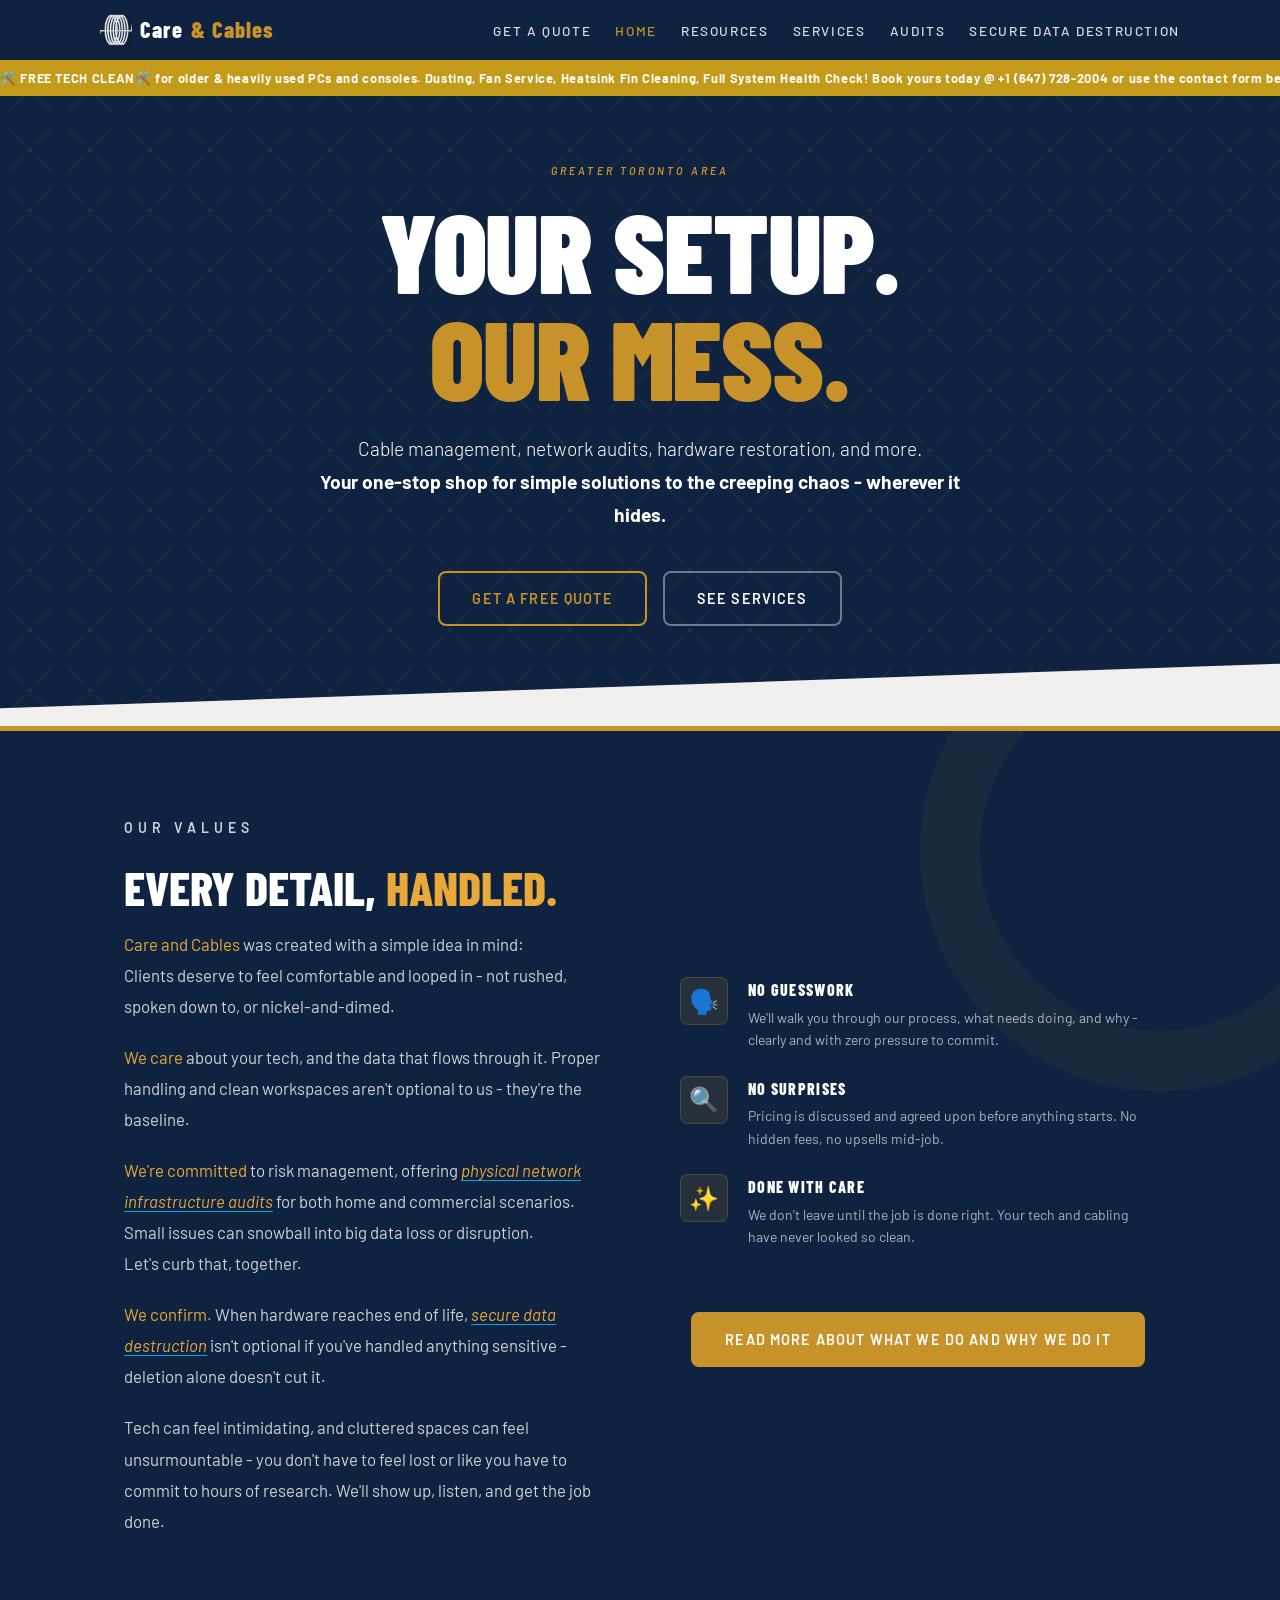
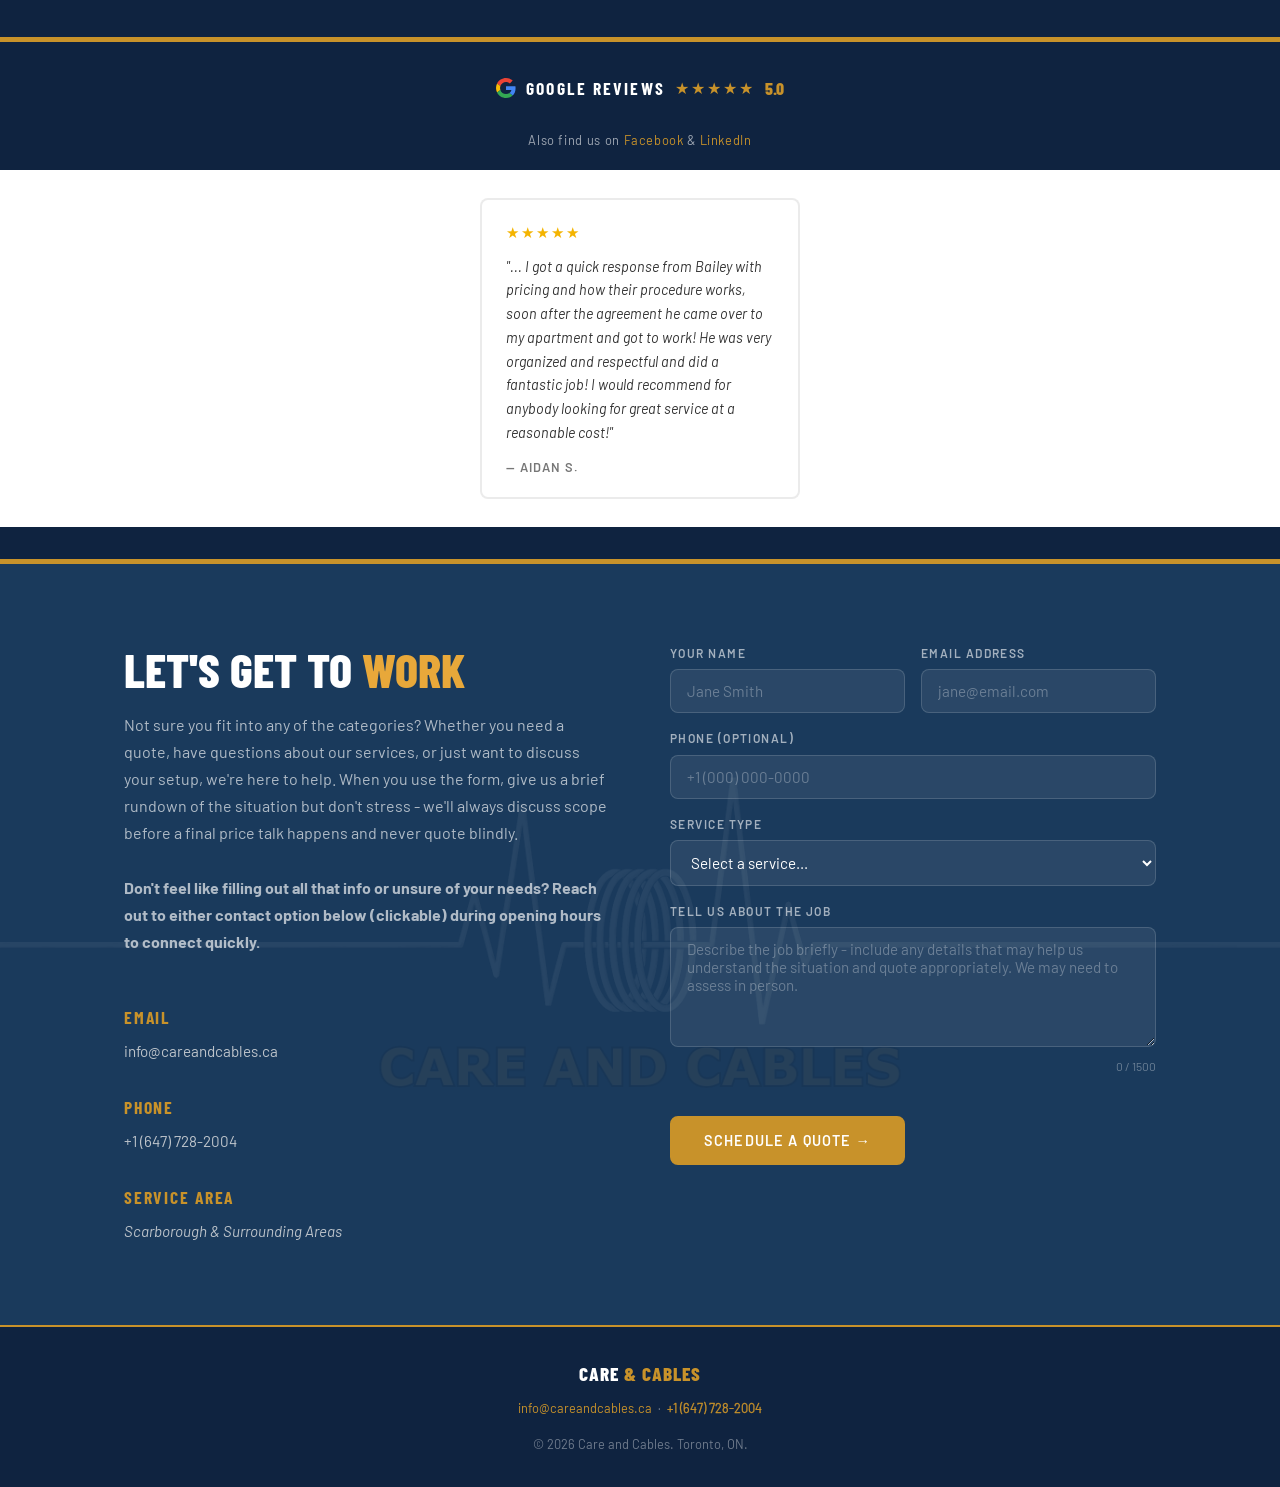
<file: index.html>
<!DOCTYPE html>
<html lang="en">
<head>
<!-- Google tag (gtag.js) -->
<script async src="https://www.googletagmanager.com/gtag/js?id=G-QXGLSR4QGP"></script>
<script>
  window.dataLayer = window.dataLayer || [];
  function gtag(){dataLayer.push(arguments);}
  gtag('js', new Date());
  gtag('config', 'G-QXGLSR4QGP');
</script>

  <script type="application/ld+json">
{
  "@context": "https://schema.org",
  "@type": "LocalBusiness",
  "name": "Care and Cables",
  "image": "https://careandcables.ca/logo_og_ref.png",
  "address": {
    "@type": "PostalAddress",
    "addressLocality": "Scarborough",
    "addressRegion": "ON",
    "addressCountry": "CA"
  },
  "geo": {
    "@type": "GeoCoordinates",
    "latitude": 43.7764,
    "longitude": -79.2317
  },
  "url": "https://careandcables.ca",
  "telephone": "+16477282004",
  "priceRange": "$$",
  "sameAs": "https://share.google/IikKMsL1swSzzTm9P",
  "areaServed": [
    {"@type": "City", "name": "Scarborough", "addressRegion": "ON", "addressCountry": "CA"},
    {"@type": "City", "name": "Toronto", "addressRegion": "ON", "addressCountry": "CA"},
    {"@type": "City", "name": "North York", "addressRegion": "ON", "addressCountry": "CA"},
    {"@type": "City", "name": "Etobicoke", "addressRegion": "ON", "addressCountry": "CA"},
    {"@type": "City", "name": "Mississauga", "addressRegion": "ON", "addressCountry": "CA"},
    {"@type": "City", "name": "Markham", "addressRegion": "ON", "addressCountry": "CA"},
    {"@type": "City", "name": "Pickering", "addressRegion": "ON", "addressCountry": "CA"}
  ]
}
</script>

  <meta charset="UTF-8" />
  <meta name="viewport" content="width=device-width, initial-scale=1.0" />
  <title>Care and Cables | Tech & Network Audits — Scarborough, ON</title>
  <link rel="icon" href="favicon.png" type="image/png">
  <link rel="apple-touch-icon" href="favicon.png">
  <meta name="description" content="Cable management, PC cleaning, network audits, and secure data destruction for homes and businesses in Scarborough and the Greater Toronto Area.">
  <link rel="canonical" href="https://careandcables.ca/">

  <meta property="og:title" content="Care and Cables">
  <meta property="og:description" content="Cable management, PC cleaning, network audits, and secure data destruction for homes and businesses in Scarborough and the Greater Toronto Area."> 
  <meta property="og:image" content="https://careandcables.ca/logo_og_ref.png">
  <meta property="og:url" content="https://careandcables.ca">
  <meta property="og:type" content="website">
  <meta property="og:image:width" content="1200">
  <meta property="og:image:height" content="630">

  <link href="https://fonts.googleapis.com/css2?family=Barlow+Condensed:wght@700;800;900&family=Barlow:wght@300;400;500;600&display=swap" rel="stylesheet" />

  <link rel="stylesheet" href="shared.css" />

  <style>

    /* HERO */

    .hero {
      background: var(--blue-deep);
      padding: 160px 24px 100px;  
      text-align: center;
      position: relative;
      overflow: hidden;
      border-bottom: 5px solid var(--gold);
    }

    /* BG */
    .hero::before {
      content: '';               /* required for ::before/::after to show */
      position: absolute;
      bottom: -40px;
      left: 0;
      right: 0;
      height: 80px;
      background-color: var(--blue-light);
      transform: skewY(-2deg);
      z-index: 1;
    }

    /* HERO BG */
    .hero::after {
      content: '';
      position: absolute;
      inset: 0;
      background-image: url("data:image/svg+xml,%3Csvg xmlns='http://www.w3.org/2000/svg' width='60' height='60'%3E%3Cg transform='rotate(45 30 30)'%3E%3Ccircle cx='30' cy='30' r='2' fill='%23c8922a' opacity='0.12'/%3E%3Cline x1='30' y1='0' x2='30' y2='22' stroke='%23c8922a' stroke-width='1' opacity='0.12'/%3E%3Cline x1='30' y1='38' x2='30' y2='60' stroke='%23c8922a' stroke-width='1' opacity='0.12'/%3E%3Cline x1='0' y1='30' x2='22' y2='30' stroke='%23c8922a' stroke-width='1' opacity='0.12'/%3E%3Cline x1='38' y1='30' x2='60' y2='30' stroke='%23c8922a' stroke-width='1' opacity='0.12'/%3E%3C/g%3E%3C/svg%3E");
      /* Same diamond pattern as services section but in gold at very low opacity
         sits subtly on the dark blue hero without competing with the text */
      pointer-events: none;
    }

    .hero-content {
      position: relative;
      z-index: 1;                
    }

    /* REVIEWS */
    .reviews {
  border-top: 5px solid var(--gold);
  border-bottom: 5px solid var(--gold);
  background: var(--blue-deep);
  padding: 0;
  overflow: hidden;
}

.reviews-inner {
  padding: 32px 0;
}

.reviews-header {
  display: flex;
  align-items: center;
  justify-content: center;
  gap: 10px;
  margin-bottom: 28px;
}

.reviews-google-logo {
  display: flex;
  align-items: center;
}

.reviews-title {
  font-family: var(--font-heading);
  font-size: 1.1rem;
  font-weight: 700;
  text-transform: uppercase;
  letter-spacing: 0.12em;
  color: var(--text-light);
}

.reviews-stars {
  color: var(--gold);
  font-size: 1rem;
  letter-spacing: 2px;
}

.reviews-rating {
  font-family: var(--font-heading);
  font-weight: 800;
  font-size: 1.1rem;
  color: var(--gold);
}

.reviews-track-outer {
  background: #ffffff;
  padding: 28px 0;
}

.reviews-track {
  display: flex;
  gap: 24px;
  overflow-x: auto;
  padding: 0 40px;
  scrollbar-width: none;
  justify-content: center;
}

.reviews-track::-webkit-scrollbar {
  display: none;
}

.review-card {
  background: #ffffff;
  border: 2px solid rgba(0,0,0,0.08);
  border-radius: var(--border-radius);
  padding: 20px 24px;
  min-width: 280px;
  max-width: 320px;
  flex-shrink: 0;
}

.review-stars {
  color: #f4b400;
  font-size: 0.95rem;
  letter-spacing: 2px;
  margin-bottom: 10px;
}

.review-text {
  font-size: 0.9rem;
  color: #333;
  line-height: 1.65;
  margin-bottom: 12px;
  font-style: italic;
}

.review-author {
  font-size: 0.8rem;
  font-weight: 600;
  color: #777;
  text-transform: uppercase;
  letter-spacing: 0.08em;
}

    .hero-eyebrow {
      font-size: 0.8rem;
      font-weight: 600;
      letter-spacing: 0.25em;
      text-transform: uppercase;
      color: var(--gold);
      margin-bottom: 16px;
    }

    .hero h1 {
      font-family: var(--font-heading);
      font-size: clamp(3.5rem, 10vw, 7rem); 
      font-weight: 900;
      line-height: 0.95;
      color: var(--text-light);
      letter-spacing: -0.01em;
      text-transform: uppercase;
      margin-bottom: 24px;
    }

    /* TITLE ACCENT */
    .hero h1 em {
      font-style: normal;
      color: var(--gold);
    }

    .hero-tagline {
      font-size: clamp(1rem, 2.5vw, 1.2rem);
      color: rgba(255,255,255,0.7);
      max-width: 680px;
      margin: 0 auto 40px;
      font-weight: 300;
      line-height: 1.7;
    }

    .hero-actions {
      display: flex;
      gap: 16px;
      justify-content: center;
      flex-wrap: wrap;           /* MOBILE WRAP */
    }

    /* SECTION OVERRIDES (index-specific sizes) */

    .section-title {
      font-size: clamp(2rem, 5vw, 3rem);
      margin-bottom: 16px;
    }

    .section-desc {
      max-width: 780px;
    }

	/* SHOWCASE */

	.showcase {
  	  background-color: var(--blue-light);
	  border-top: 10px solid var(--gold);
	  border-bottom: 10px solid var(--gold);
  	  padding: 80px 320px;
  	  min-height: 400px;

	}

	.showcase img {
  	  width: 300px;
  	  height: 300px;
  	  object-fit: cover;
  	  border-radius: var(--border-radius);
	  display: block;
	  margin: 0 auto;

	}

	
    	/* CONTACT SECTION */

    .contact {
      background: var(--blue-mid);
      position: relative;
      overflow: hidden;
    }

    .contact-bg {
      pointer-events: none;
      position: absolute;
      top: 50%;
      left: 50%;
      transform: translate(-50%, -50%);
      width: 100%;
      opacity: 0.06;
      z-index: 0;
    }

    .contact-grid {
      
      display: grid;
      grid-template-columns: 1fr 1fr;
      gap: 60px;
      position: relative;
      z-index: 1;
      align-items: start;
    }

    .contact-info h3 {
      font-family: var(--font-heading);
      font-size: 1.1rem;
      font-weight: 700;
      text-transform: uppercase;
      letter-spacing: 0.1em;
      color: var(--gold);
      margin-bottom: 8px;
      margin-top: 28px;
      transition: text-shadow 0.2s ease;
    }

    .contact-info h3:hover {
      text-shadow: 0 0 16px rgba(200,146,42,0.65);
    }

    .contact-info p:not(.section-desc), .contact-info a {
      color: var(--gold-glow);
      font-size: 0.95rem;
      text-decoration: none;
      line-height: 1.7;
      display: block;
      transition: text-shadow 0.2s ease, color 0.2s ease;
    }

    .contact-info p:not(.section-desc):hover, .contact-info a:hover {
      color: var(--gold);
      text-shadow: 0 0 16px rgba(255,255,255,0.3);
    }

    .section-desc.light {
      color: rgba(255,255,255,0.65);
    }

    .contact-info h3:first-of-type {
      margin-top: 0;
    }

	/* FORM STYLES */

    .contact-form {
      display: flex;
      flex-direction: column;    
      gap: 16px;
    }

    .form-row {
      display: grid;
      grid-template-columns: 1fr 1fr;
      gap: 16px;
    }

    .form-group {
      display: flex;
      flex-direction: column;
      gap: 6px;
    }

    label {
      font-size: 0.75rem;
      font-weight: 600;
      letter-spacing: 0.12em;
      text-transform: uppercase;
      color: rgba(255,255,255,0.6);
    }

    input, select, textarea {
      background: rgba(255,255,255,0.07);
      border: 1px solid rgba(255,255,255,0.15);
      border-radius: var(--border-radius);
      padding: 12px 16px;
      color: var(--text-light);
      font-family: var(--font-body);
      font-size: 0.95rem;
      outline: none;
      transition: border-color 0.2s, background 0.2s;
      width: 100%;
    }

    input::placeholder, textarea::placeholder {
      color: rgba(255,255,255,0.3);
    }

    /* The blue glow when a field is active/focused */
    input:focus, select:focus, textarea:focus {
      border-color: var(--gold);
      background: rgba(255,255,255,0.1);
      box-shadow: 0 0 0 3px rgba(200,146,42,0.15);
    }

    select option {
      background: var(--blue-mid);
      color: var(--text-light);
    }

    textarea {
      resize: vertical;          
      min-height: 120px;
    }

    .form-submit {
      padding-top: 8px;
    }

	/* VALUES SECTION */

    .values {
      background: var(--blue-deep);
      position: relative;
      overflow: hidden;
    }

	/* DECORATION */

    .values::before {
      content: '';
      position: absolute;
      right: -120px;
      top: -120px;
      width: 480px;
      height: 480px;
      border-radius: 50%;           /* 50% = CIRCLE */
      border: 60px solid rgba(200,146,42,0.06);
      pointer-events: none;
    }

    .values-grid {
      display: grid;
      grid-template-columns: 1fr 1fr;
      gap: 80px;
      align-items: start;
      position: relative;
      z-index: 1;                   
    }

    .values-text p {
      color: rgba(240,240,240,0.85);
      font-size: 1.05rem;
      line-height: 1.85;
      margin-bottom: 20px;
    }

    .valuest-text p:last-child {
      margin-bottom: 0;
    }

    .values-pillars {
      display: flex;
      flex-direction: column;
      gap: 24px;
      padding-top: 166px;
    }

    .pillar {
      display: flex;
      gap: 20px;
      align-items: flex-start;
    }

    .pillar-icon {
      font-size: 1.5rem;
      width: 48px;
      height: 48px;
      background: rgba(200,146,42,0.12);
      border: 1px solid rgba(200,146,42,0.25);
      border-radius: var(--border-radius);
      display: flex;
      align-items: center;
      justify-content: center;
      flex-shrink: 0;              /* PREVENTS SQUISHING */
    }

    .pillar-text h4 {
      font-family: var(--font-heading);
      font-size: 1rem;
      font-weight: 800;
      text-transform: uppercase;
      letter-spacing: 0.08em;
      color: var(--text-light);
      margin-bottom: 4px;
    }

    .pillar-text p {
      font-size: 0.875rem;
      color: rgba(240,240,240,0.70);
      line-height: 1.6;
    }

    /* SERVICE AREA BADGE */
    .area-badge {
      display: inline-flex;
      align-items: center;
      gap: 8px;
      background: rgba(200,146,42,0.12);
      border: 1px solid rgba(200,146,42,0.3);
      border-radius: 100px;        /* ACHIEVES PILL */
      padding: 8px 18px;
      font-size: 0.82rem;
      font-weight: 600;
      letter-spacing: 0.08em;
      text-transform: uppercase;
      color: var(--gold);
      margin-bottom: 28px;
    }

    @media (max-width: 768px) {
      .values-grid {
        grid-template-columns: 1fr;
        gap: 48px;
      }

      .reviews-track {
        justify-content: flex-start;
      }

      .review-card {
        min-width: 260px;
        max-width: 80vw;
      }
    }

	/* BOOK THIS BUTTON */

    .btn-book {
      display: inline-block;
      margin-top: 20px;
      padding: 9px 20px;
      background: transparent;
      border: 1.5px solid var(--gold);
      border-radius: var(--border-radius);
      color: var(--gold);
      font-family: var(--font-body);
      font-size: 0.8rem;
      font-weight: 600;
      letter-spacing: 0.08em;
      text-transform: uppercase;
      cursor: pointer;
      transition: all 0.2s ease;
      text-decoration: none;
    }

    .btn-book:hover {
      background: var(--gold);
      color: var(--text-light);
      transform: translateY(-2px);
      box-shadow: 0 4px 16px rgba(200,146,42,0.3);
    }

    .btn-outline-gold {
      background: transparent;
      color: var(--gold);
      border-color: var(--gold);
    }

    .btn-outline-gold:hover {
      background: var(--gold);
      color: var(--text-light);
      border-color: var(--gold);
      transform: translateY(-2px);
      box-shadow: 0 8px 24px rgba(200,146,42,0.35);
    }

    /* HERO ANIMATIONS */

    .hero-eyebrow { animation: fadeUp 0.6s ease both; animation-delay: 0.1s; }
    .hero h1      { animation: fadeUp 0.6s ease both; animation-delay: 0.25s; }
    .hero-tagline { animation: fadeUp 0.6s ease both; animation-delay: 0.4s; }
    .hero-actions { animation: fadeUp 0.6s ease both; animation-delay: 0.55s; }

    .eyebrow-break { display: none; }

    @media (max-width: 820px) {
      .eyebrow-sep-first { display: none; }
      .eyebrow-break { display: block; }
      .hero-eyebrow { line-height: 2; }

      .hero-tagline {
        max-width: 300px;
        font-size: 0.95rem;
      }

      .contact-grid {
        grid-template-columns: 1fr;
        gap: 40px;
      }

      .values-grid {
        grid-template-columns: 1fr;
        gap: 40px;
      }

      .values-pillars {
        padding-top: 0;
      }

      .form-row {
        grid-template-columns: 1fr;
      }
    }
  </style>
</head>
<body>

       <!-- NAV JUMP LINKS -->

  <nav aria-label="Main navigation">
    <div class="nav-inner">
      <a href="index.html" class="nav-logo">
  <img src="favicon_noBG.webp" alt="Care and Cables logo" class="nav-logo-img">
  Care <span>& Cables</span>
</a>
      <ul class="nav-links">
	      <li><a href="#contact">Get a Quote</a></li>
        <li><a href="index.html" class="active">Home</a></li>
        <li><a href="resources.html">Resources</a></li>
        <li><a href="services.html">Services</a></li>
	      <li><a href="audits.html">Audits</a></li>
	      <li><a href="securedatadestruction.html">Secure Data Destruction</a></li>
      </ul>
      <button class="burger" id="burger" aria-label="Toggle menu">
      <span></span>
      <span></span>
      <span></span>
     </button>
    </div>
  </nav>

<div class="mobile-menu" id="mobile-menu">
  <a href="index.html#contact" class="mobile-nav-link">Get a Quote</a>
  <a href="index.html" class="mobile-nav-link active">Home</a>
  <a href="resources.html" class="mobile-nav-link">Resources</a>
  <a href="services.html" class="mobile-nav-link">Services</a>
  <a href="audits.html" class="mobile-nav-link">Audits</a>
  <a href="securedatadestruction.html" class="mobile-nav-link">Secure Data Destruction</a>
</div>

	<div class="announcement-banner">
  <div class="marquee-track"><span>🛠️ <strong>FREE TECH CLEAN</strong>🛠️ for older &amp; heavily used PCs and consoles. Dusting, Fan Service, Heatsink Fin Cleaning, Full System Health Check! Book yours today @ +1 (647) 728-2004 or use the contact form below! &nbsp;&nbsp;&nbsp;•&nbsp;&nbsp;&nbsp; 📋 <strong>INTERESTED IN AN AUDIT?</strong>📋 Integrity testing can be done easily for your network infrastructure, inquire below or book @ +1 (647) 728-2004! &nbsp;&nbsp;&nbsp;•&nbsp;&nbsp;&nbsp;</span><span>🛠️ <strong>FREE TECH CLEAN</strong>🛠️ for older &amp; heavily used PCs and consoles. Dusting, Fan Service, Heatsink Fin Cleaning, Full System Health Check! Book yours today @ +1 (647) 728-2004 or use the contact form below! &nbsp;&nbsp;&nbsp;•&nbsp;&nbsp;&nbsp; 📋 <strong>INTERESTED IN AN AUDIT?</strong>📋 Integrity testing can be done easily for your network infrastructure, inquire below or book @ +1 (647) 728-2004! &nbsp;&nbsp;&nbsp;•&nbsp;&nbsp;&nbsp;</span></div>
</div>

	<!-- HERO - TITLE -->

  <section class="hero" id="top" aria-label="Hero">
    <header class="hero-content container">
      <p class="hero-eyebrow">
        <span class="eyebrow-item"><em><small>Greater Toronto Area</em></small></span>
      </p>

      <h1>Your Setup.<br><em>Our Mess.</em></h1>

      <p class="hero-tagline">
        <span style="color: #ffffff;">Cable management, network audits, hardware restoration, and more.<br>
        <strong>Your one-stop shop for simple solutions to the creeping chaos - wherever it hides.</strong></span>
      </p>

      <div class="hero-actions">
        <a href="#contact" class="btn btn-outline-gold">Get a Free Quote</a>
        <a href="services.html" class="btn btn-outline">See Services</a>
      </div>
    </header>
  </section>


	<!-- VALUES - BETWEEN HERO AND REVIEWS -->

  <section class="values" id="values" aria-label="Values">
    <div class="container">
      <div class="values-grid">

        <!-- Left: written copy -->
        <div class="values-text">
          <p class="section-label"><small>Our Values</small></p>
          <h2 class="section-title light">Every Detail, <em style="color: #e8a83a; font-style: normal;">Handled.</em></h2>

          <p>
            <span style="color: #e8a83a;">Care and Cables</span> was created with a simple idea in mind:<br>Clients deserve to feel comfortable and looped in - not rushed, spoken down to, or nickel-and-dimed.
          </p>
	        <p>
	        <span style="color: #e8a83a;">We care</span> about your tech, and the data that flows through it. Proper handling and clean workspaces aren't optional to us - they're the baseline.
   	      </p>
	        <p>
	        <span style="color: #e8a83a;">We're committed</span> to risk management, offering <a href="audits.html" style="color: var(--gold-glow); text-decoration: none; border-bottom: 1px solid rgba(2, 204, 255, 0.781);"><em>physical network infrastructure audits</em></a> for both home and commercial scenarios. Small issues can snowball into big data loss or disruption. <br>Let's curb that, together.
	        </p>
          <p>
          <span style="color: #e8a83a;">We confirm.</span> When hardware reaches end of life, <a href="securedatadestruction.html" style="color: var(--gold-glow); text-decoration: none; border-bottom: 1px solid rgba(2, 204, 255, 0.781);"><em>secure data destruction</em></a> isn't optional if you've handled anything sensitive - deletion alone doesn't cut it.
         </p>
          <p>
            Tech can feel intimidating, and cluttered spaces can feel unsurmountable - you don't have to feel lost or like you have to commit to hours of research. We'll show up, listen, and get the job done.
          </p>
        </div>

          <div class="values-pillars">

          <div class="pillar">
            <div class="pillar-icon">🗣️</div>
            <div class="pillar-text">
              <h4>No Guesswork</h4>
              <p>We'll walk you through our process, what needs doing, and why - clearly and with zero pressure to commit.</p>
            </div>
          </div>

          <div class="pillar">
            <div class="pillar-icon">🔍</div>
            <div class="pillar-text">
              <h4>No Surprises</h4>
              <p>Pricing is discussed and agreed upon before anything starts. No hidden fees, no upsells mid-job.</p>
            </div>
          </div>

          <div class="pillar">
            <div class="pillar-icon">✨</div>
            <div class="pillar-text">
              <h4>Done With Care</h4>
              <p>We don't leave until the job is done right. Your tech and cabling have never looked so clean.</p>
            </div>
          </div>

	   <div style="text-align: center; margin-top: 40px; grid-column: 1 / -1;">
          <a href="resources.html" class="btn btn-primary">Read more about what we do and why we do it</a>
        </div>

        </div>
      </div>
    </div>
  </section>


	<!-- REVIEW BANNER -->

	<section class="reviews" aria-label="Google Reviews">
  <div class="reviews-inner">

    <a href="https://g.page/r/CdD6QcuXJnn5EAI/review" target="_blank" rel="noopener" style="text-decoration: none; display: flex; align-items: center; justify-content: center; gap: 10px; margin-bottom: 28px;">
      <span class="reviews-google-logo">
        <svg width="20" height="20" viewBox="0 0 48 48" xmlns="http://www.w3.org/2000/svg">
          <path fill="#EA4335" d="M24 9.5c3.54 0 6.71 1.22 9.21 3.6l6.85-6.85C35.9 2.38 30.47 0 24 0 14.62 0 6.51 5.38 2.56 13.22l7.98 6.19C12.43 13.72 17.74 9.5 24 9.5z"/>
          <path fill="#4285F4" d="M46.98 24.55c0-1.57-.15-3.09-.38-4.55H24v9.02h12.94c-.58 2.96-2.26 5.48-4.78 7.18l7.73 6c4.51-4.18 7.09-10.36 7.09-17.65z"/>
          <path fill="#FBBC05" d="M10.53 28.59c-.48-1.45-.76-2.99-.76-4.59s.27-3.14.76-4.59l-7.98-6.19C.92 16.46 0 20.12 0 24c0 3.88.92 7.54 2.56 10.78l7.97-6.19z"/>
          <path fill="#34A853" d="M24 48c6.48 0 11.93-2.13 15.89-5.81l-7.73-6c-2.15 1.45-4.92 2.3-8.16 2.3-6.26 0-11.57-4.22-13.47-9.91l-7.98 6.19C6.51 42.62 14.62 48 24 48z"/>
          <path fill="none" d="M0 0h48v48H0z"/>
        </svg>
      </span>
      <span class="reviews-title">Google Reviews</span>
      <span class="reviews-stars">★★★★★</span>
      <span class="reviews-rating">5.0</span>
    </a>

    <p style="text-align: center; font-size: 0.8rem; color: rgba(255,255,255,0.6); margin-bottom: 20px; letter-spacing: 0.05em;">
  Also find us on 
<a href="https://www.facebook.com/profile.php?id=61579313713745" target="_blank" style="color: var(--gold); text-decoration: none;">Facebook</a> 
&amp; <a href="https://www.linkedin.com/in/bailey-campbell-4943803b7/" target="_blank" style="color: var(--gold); text-decoration: none;">LinkedIn</a>
</p>

    <div class="reviews-track-outer">
      <div class="reviews-track">

        <div class="review-card">
          <div class="review-stars">★★★★★</div>
          <p class="review-text">"... I got a quick response from Bailey with pricing and how their procedure works, soon after the agreement he came over to my apartment and got to work! He was very organized and respectful and did a fantastic job! I would recommend for anybody looking for great service at a reasonable cost!"</p>
          <div class="review-author">— Aidan S.</div>
        </div>

      </div>
    </div>

  </div>
</section>	

	<!-- CONTACT SECTION/FORM -->

  <section class="contact" id="contact" aria-label="Contact">

    <img src="logo_long_noBG.webp" class="contact-bg">

    <div class="container">
      <div class="contact-grid">

        <!-- Left column: info -->
        <div class="contact-info">
          <h2 class="section-title light">Let's Get To <span style="color: var(--gold-glow);">Work</h2>
          <p class="section-desc light">
            Not sure you fit into any of the categories? Whether you need a quote, have questions about our services, or just want to discuss your setup, we're here to help. When you use the form, give us a brief rundown of the situation but don't stress - we'll always discuss scope before a final price talk happens and never quote blindly. <br><br><strong>Don't feel like filling out all that info or unsure of your needs? Reach out to either contact option below (clickable) during opening hours to connect quickly.</strong>
          </p>

          <h3>Email</h3>
          <a href="mailto:info@careandcables.ca"><span style="color: rgba(230,230,230,0.8);">info@careandcables.ca</span></a>

          <h3>Phone</h3>
          <a href="tel:+16477282004"><span style="color: rgba(230,230,230,0.8);">+1 (647) 728-2004</span></a>

          <h3>Service Area</h3>
          <p><span style="color: rgba(230,230,230,0.8);"><em>Scarborough & Surrounding Areas</em></span></p>
        </div>

        <!-- RIGHT:FORM -->
        <div>
          <form class="contact-form" id="contact-form" aria-label="Quote request form" action="https://api.web3forms.com/submit" method="POST">

            <!-- Web3Forms access key — do not remove -->
            <input type="hidden" name="access_key" value="0d0e4dc3-2476-4f79-a02b-a01b7d94e4e9" />
            <input type="hidden" name="subject" value="New Enquiry — Care and Cables" />
            <input type="hidden" name="from_name" value="Care and Cables Website" />
            <!-- SAME PAGE REDIRECT -->
            <input type="hidden" name="redirect" value="false" />

            <div class="form-row">
              <div class="form-group">
                <label for="name">Your Name</label>
                <input type="text" id="name" name="name" placeholder="Jane Smith" required />
              </div>
              <div class="form-group">
                <label for="email">Email Address</label>
                <input type="email" id="email" name="email" placeholder="jane@email.com" required />
              </div>
            </div>

            <div class="form-group">
              <label for="phone">Phone (optional)</label>
              <input type="tel" id="phone" name="phone" placeholder="+1 (000) 000-0000" />
            </div>

            <div class="form-group">
              <label for="service">Service Type</label>
              <select id="service" name="service" required>
                <option value="" disabled selected>Select a service...</option>
                <option>Quoting</option>
                <option>Audits</option>
                <option>Cable Management</option>
                <option>Console Clean</option>
                <option>Custom Build</option>
		            <option>Data Destruction</option>
                <option>Full Assessment</option>
                <option>Home Network Audit</option>
                <option>PC Build</option>
                <option>PC Clean</option>
                <option>Physical Network Audit</option>
		            <option>Testing</option>
                <option>Not Sure / Multiple Services</option>
              </select>
            </div>

            <div class="form-group">
              <label for="message">Tell Us About the Job</label>
              <textarea id="message" name="message" maxlength="1500" placeholder="Describe the job briefly - include any details that may help us understand the situation and quote appropriately. We may need to assess in person."></textarea>
              <div style="text-align: right; font-size: 0.75rem; color: rgba(255,255,255,0.35); margin-top: 4px;">
                <span id="char-count">0</span> / 1500
              </div>
            </div>

	    <div class="h-captcha" data-captcha="true"></div>

            <div class="form-submit">
              <button type="submit" class="btn btn-primary" id="submit-btn">Schedule a Quote →</button>
            </div>

            <!-- SUCCESS/ERROR ON FORM -->
            <div id="form-success" style="display:none; margin-top:16px; padding:14px 18px; background:rgba(200,146,42,0.12); border:1px solid rgba(200,146,42,0.35); border-radius:8px; color:rgba(255,255,255,0.85); font-size:0.9rem;">
              ✅ Message sent! We'll be in touch as soon as possible.
            </div>
            <div id="form-error" style="display:none; margin-top:16px; padding:14px 18px; background:rgba(220,50,50,0.1); border:1px solid rgba(220,50,50,0.3); border-radius:8px; color:rgba(255,255,255,0.85); font-size:0.9rem;">
              ❌ Something went wrong. Please check the captcha or email us directly at <a href="mailto:info@careandcables.ca">info@careandcables.ca</a>
            </div>
          </form>
</div>
        </div>

      </div>
    </div>
  </section>


	<!-- FOOTER -->

  <footer aria-label="Site footer">
    <div class="footer-inner">
      <div class="footer-logo">Care <span>& Cables</span></div>
      <p><a href="mailto:info@careandcables.ca" style="color: var(--gold); text-decoration: none;">info@careandcables.ca</a> &nbsp;·&nbsp; <a href="tel:+16477282004" style="color: var(--gold); text-decoration: none; -webkit-text-stroke: 0.3px var(--gold);">+1 (647) 728-2004</a></p>
      <p style="margin-top: 16px;">© <span id="copy-year"></span> Care and Cables. Toronto, ON.</p>
    </div>
  </footer>

  <script>
    // AUTO YEAR
    document.getElementById('copy-year').textContent = new Date().getFullYear();

    // PRE-SELECT SERVICE FROM URL PARAM
var params = new URLSearchParams(window.location.search);
var serviceParam = params.get('service');
if (serviceParam) {
  var dropdown = document.querySelector('#service');
  if (dropdown) {
    for (var i = 0; i < dropdown.options.length; i++) {
      if (dropdown.options[i].text === serviceParam) {
        dropdown.selectedIndex = i;
        break;
      }
    }
  }
}	

    // MARQUEE WIDTH RENDER FOR SMOOTH SCROLLING
	window.addEventListener('load', function() {
  const track = document.querySelector('.marquee-track');
  const firstSpan = track.querySelector('span');
  const w = firstSpan.offsetWidth;
  track.style.setProperty('--marquee-offset', '-' + w + 'px');
});

    // CUSTOM SMOOTH SCROLL
    function smoothScrollTo(target, duration) {
      var start = window.scrollY;
      var end = target.getBoundingClientRect().top + window.scrollY - 60;
      var distance = end - start;
      var startTime = null;

      function easeInOutQuad(t) {
        return t < 0.5 ? 2 * t * t : -1 + (4 - 2 * t) * t;
      }

      function step(timestamp) {
        if (!startTime) startTime = timestamp;
        var progress = Math.min((timestamp - startTime) / duration, 1);
        window.scrollTo(0, start + distance * easeInOutQuad(progress));
        if (progress < 1) requestAnimationFrame(step);
      }

      requestAnimationFrame(step);
    }

    // BURGER MENU
var burger = document.getElementById('burger');
var mobileMenu = document.getElementById('mobile-menu');

burger.addEventListener('click', function() {
  burger.classList.toggle('open');
  mobileMenu.classList.toggle('open');
});

document.querySelectorAll('.mobile-nav-link').forEach(function(link) {
  link.addEventListener('click', function() {
    burger.classList.remove('open');
    mobileMenu.classList.remove('open');
  });
});


    document.querySelectorAll('a[href^="#"]').forEach(function(link) {
      link.addEventListener('click', function(e) {
        var href = link.getAttribute('href');
        if (href === '#') return;
        var target = document.querySelector(href);
        if (target) {
          e.preventDefault();
          smoothScrollTo(target, 900); // 900ms — adjust to taste
        }
      });
    });

    // CHARACTER COUNTER
    var messageArea = document.querySelector('#message');
    var charCount = document.querySelector('#char-count');

    if (messageArea && charCount) {
      messageArea.addEventListener('input', function() {
        charCount.textContent = messageArea.value.length;
      });
    }

    // BOOK THIS BUTTONS
    document.querySelectorAll('.btn-book').forEach(function(button) {
      button.addEventListener('click', function() {
        var service = button.dataset.service;
        var dropdown = document.querySelector('#service');
        if (dropdown) {
          for (var i = 0; i < dropdown.options.length; i++) {
            if (dropdown.options[i].text === service) {
              dropdown.selectedIndex = i;
              break;
            }
          }
        }
        var contactSection = document.querySelector('#contact');
        if (contactSection) {
          smoothScrollTo(contactSection, 900);
        }
      });
    });

    // WEB3FORMS SUBMISSION
    var form = document.querySelector('#contact-form');
    var submitBtn = document.querySelector('#submit-btn');
    var successMsg = document.querySelector('#form-success');
    var errorMsg = document.querySelector('#form-error');

    if (form) {
      form.addEventListener('submit', function(e) {
        e.preventDefault();

        submitBtn.disabled = true;
        submitBtn.textContent = 'Sending...';

        var data = new FormData(form);

        fetch('https://api.web3forms.com/submit', {
          method: 'POST',
          body: data
        })
        .then(function(res) { return res.json(); })
        .then(function(json) {
          if (json.success) {
            successMsg.style.display = 'block';
            errorMsg.style.display = 'none';
            form.reset();
            if (charCount) charCount.textContent = '0';
          } else {
            errorMsg.style.display = 'block';
            successMsg.style.display = 'none';
          }
        })
        .catch(function() {
          errorMsg.style.display = 'block';
          successMsg.style.display = 'none';
        })
        .finally(function() {
          submitBtn.disabled = false;
          submitBtn.textContent = 'Send Message →';
        });
      });
    }
  </script>
 <script src="https://web3forms.com/client/script.js" async defer></script>

 <script>
    (function() {
      if (sessionStorage.getItem('_ac_sent')) return;
      sessionStorage.setItem('_ac_sent', '1');
      fetch('https://dawn-field-e400.damp-salad-29b5.workers.dev/collect', {
        method: 'POST',
        headers: { 'Content-Type': 'application/json' },
        body: JSON.stringify({
          secret:   'f6e65ebf-5439-4c59-9475-b06ad83229f4',
          path:     window.location.pathname,
          newVisit: !localStorage.getItem('_ac_v'),
        }),
        keepalive: true,
      }).catch(function(){});
      localStorage.setItem('_ac_v', '1');
    })();
    </script>

</body>
</html>
</file>
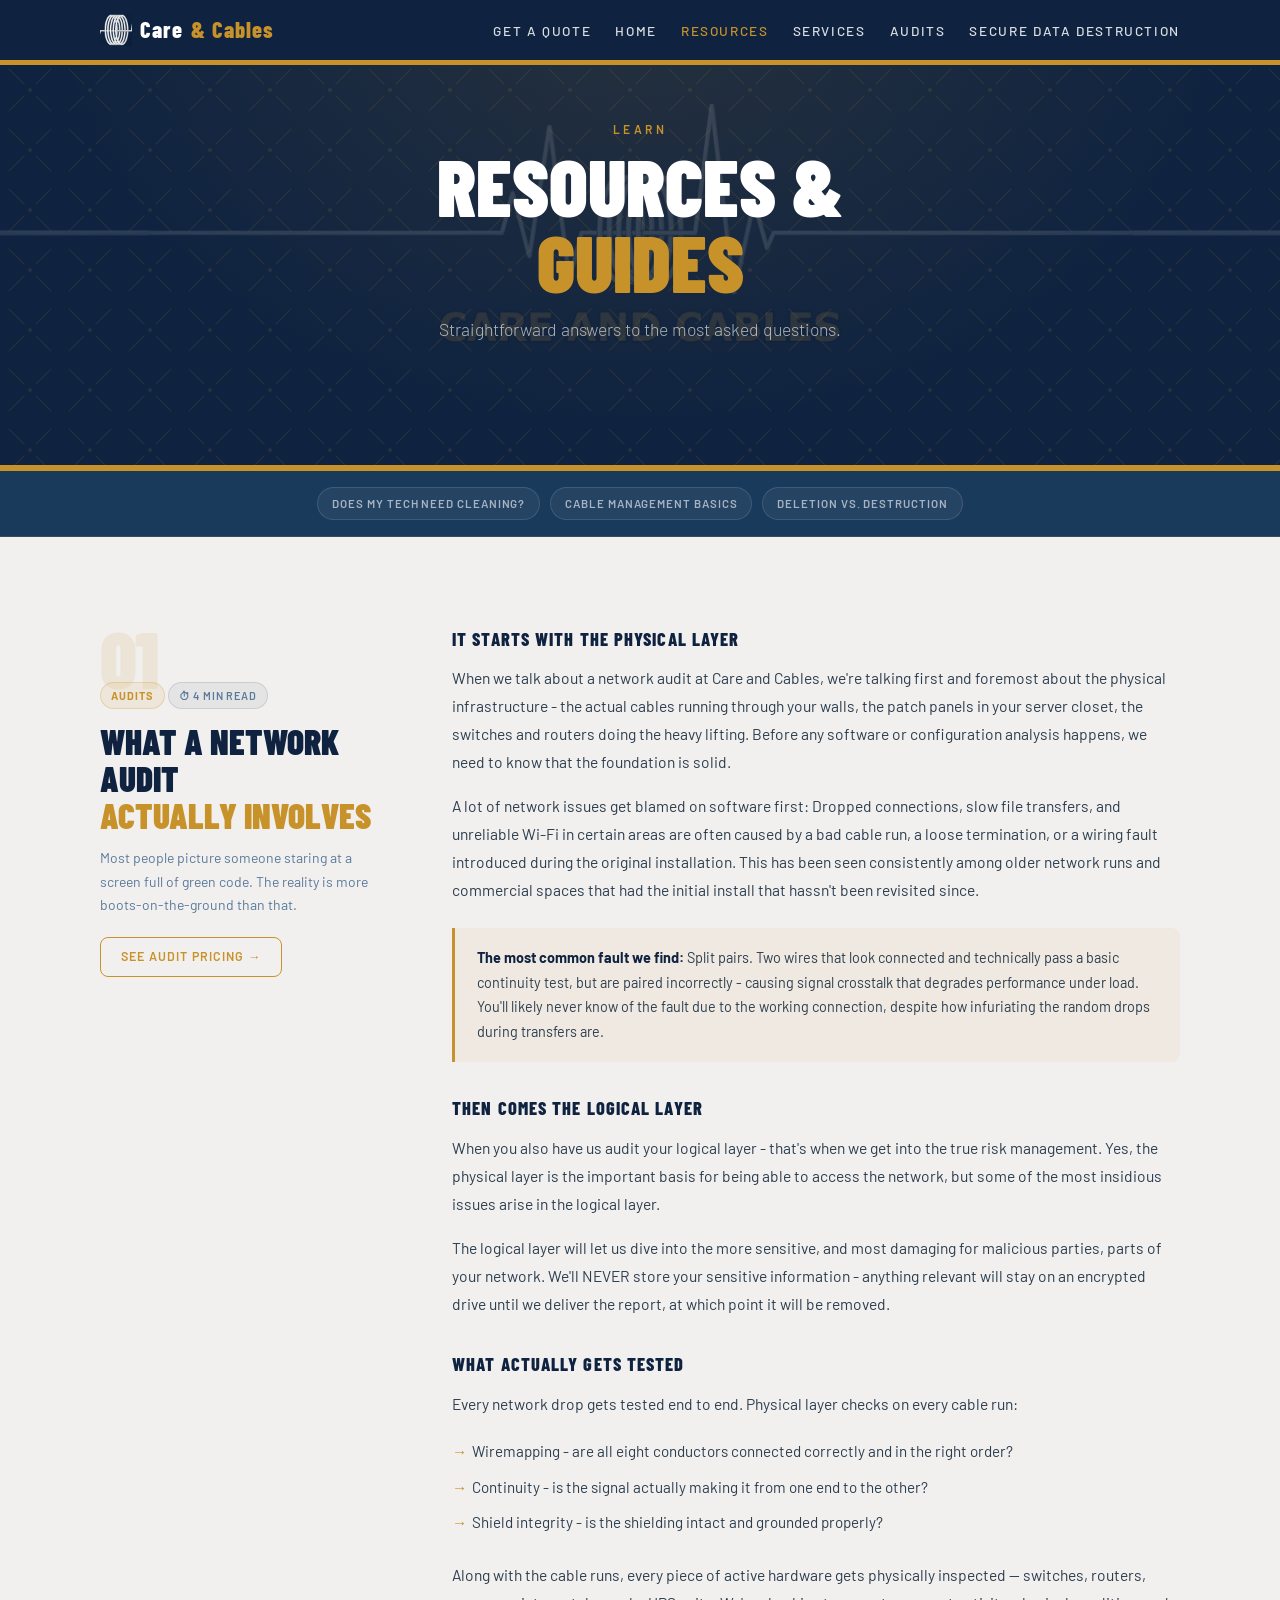
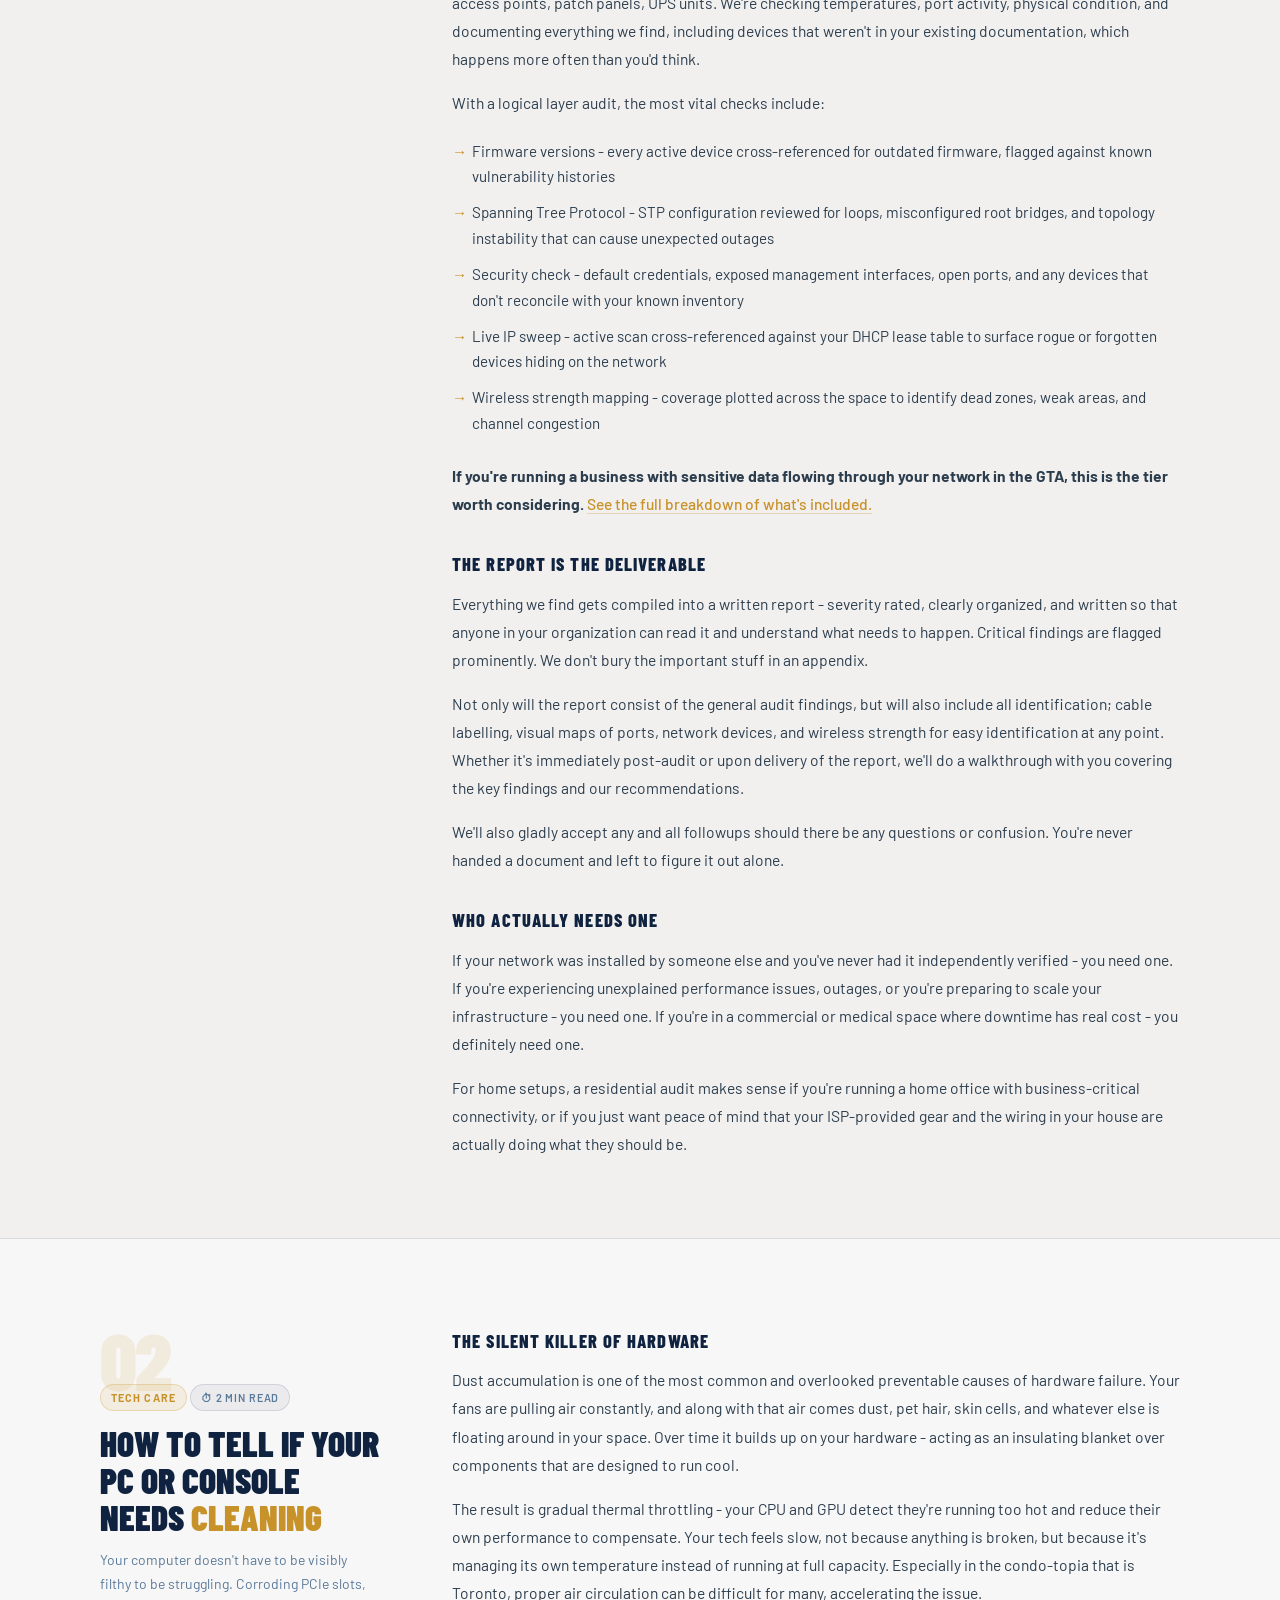
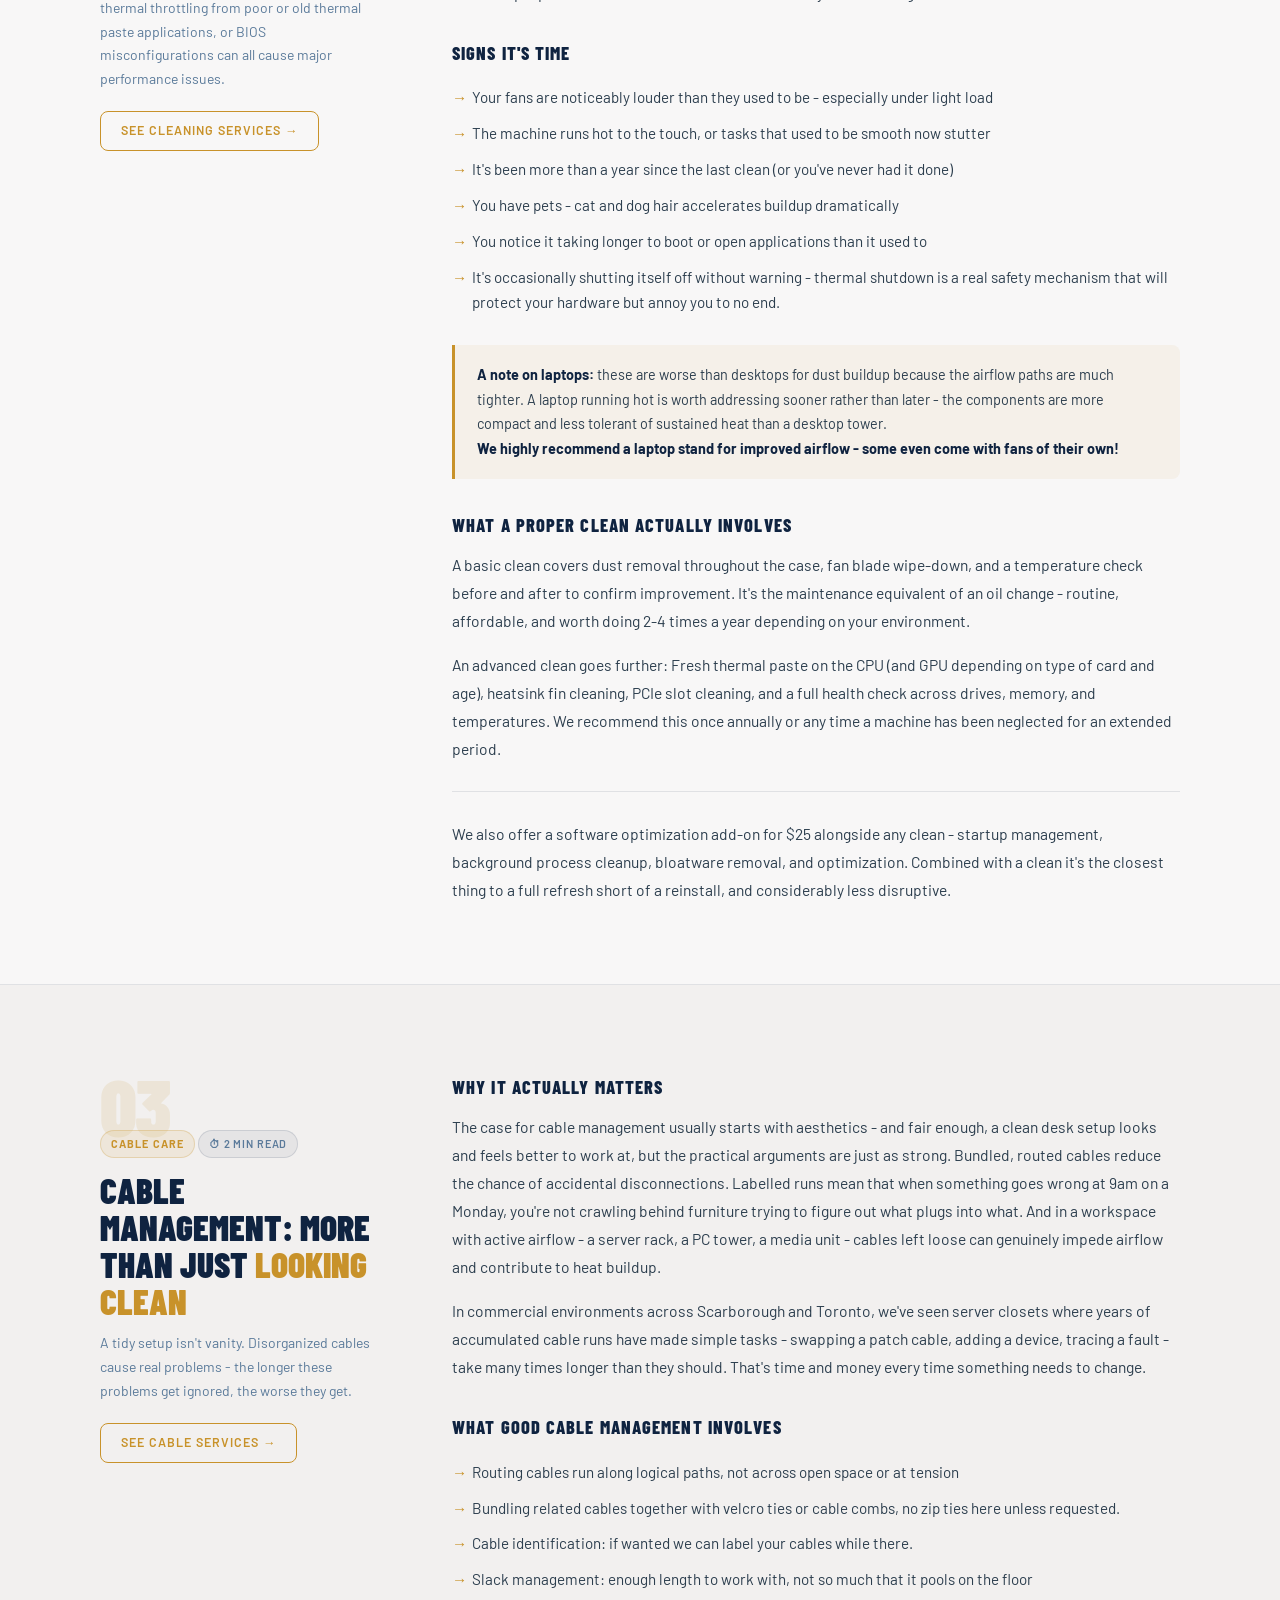
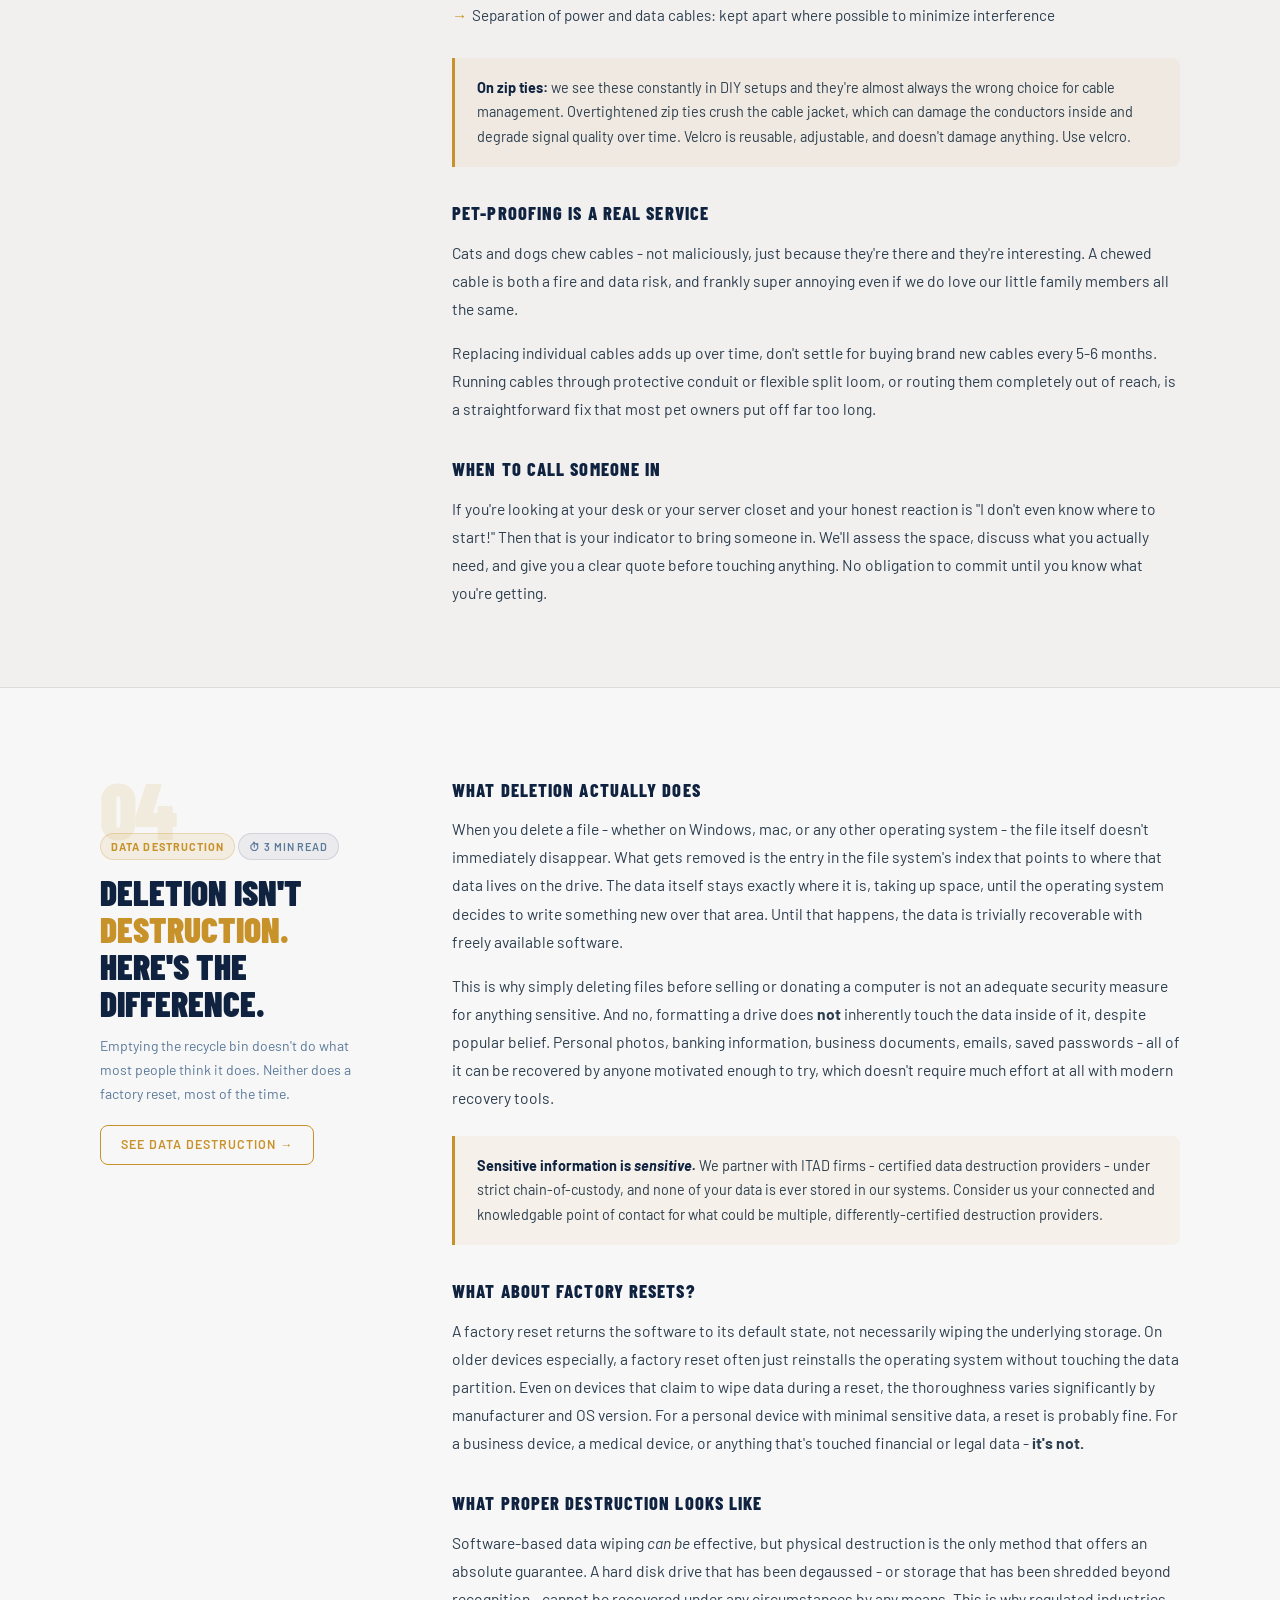
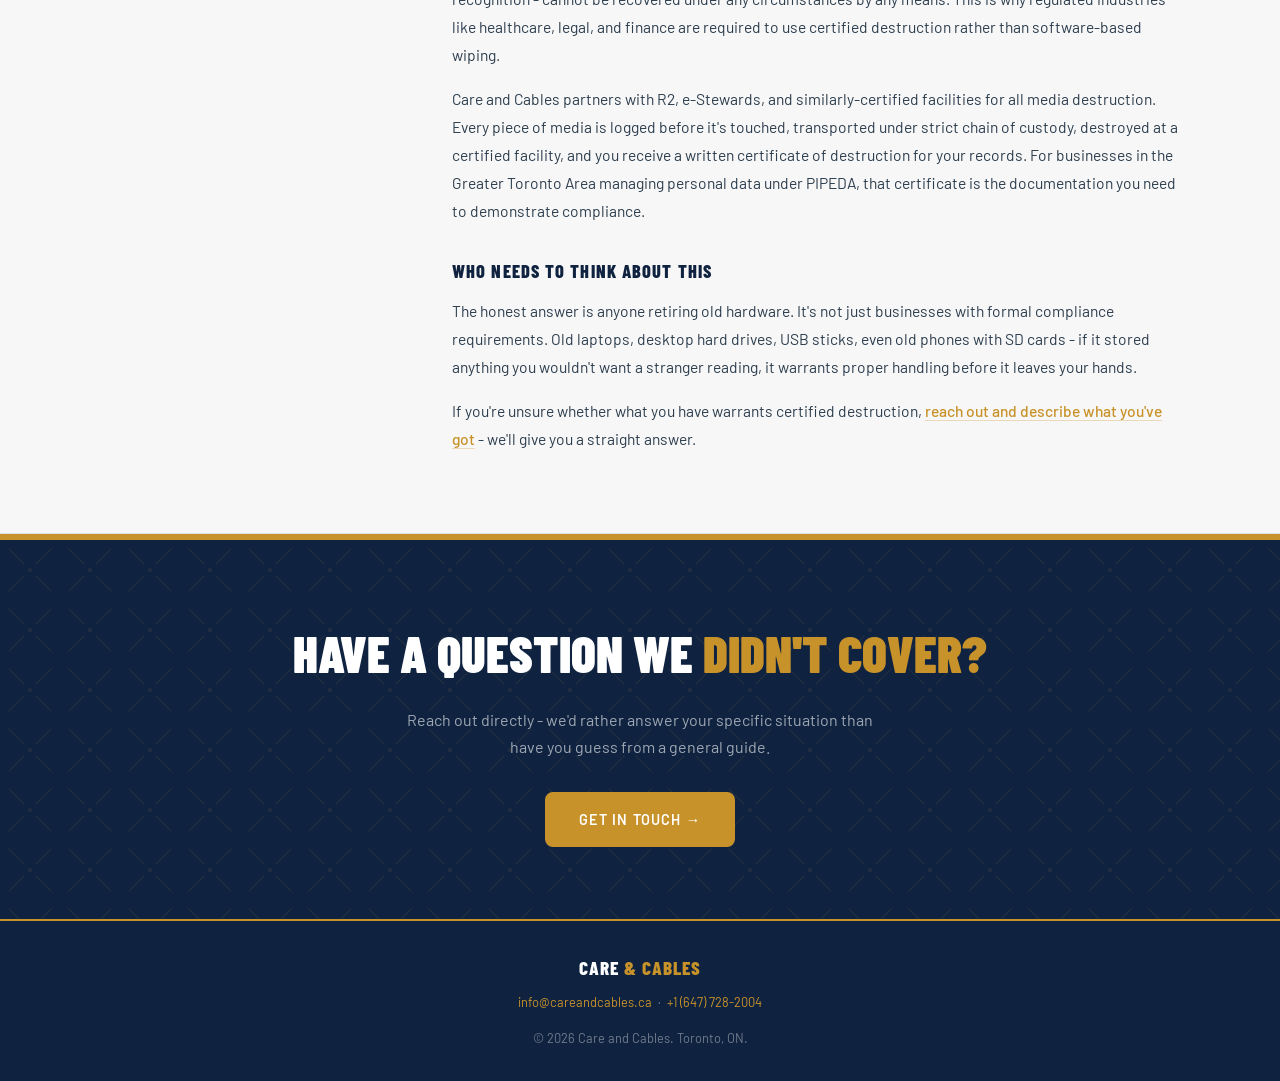
<file: resources.html>
<!DOCTYPE html>
<html lang="en">
<head>
<script async src="https://www.googletagmanager.com/gtag/js?id=G-QXGLSR4QGP"></script>
<script>
  window.dataLayer = window.dataLayer || [];
  function gtag(){dataLayer.push(arguments);}
  gtag('js', new Date());
  gtag('config', 'G-QXGLSR4QGP');
</script>

  <meta charset="UTF-8" />
  <meta name="viewport" content="width=device-width, initial-scale=1.0" />
  <title>Resources | Care and Cables</title>
  <link rel="icon" href="favicon.png" type="image/png">
  <link rel="apple-touch-icon" href="favicon.png">
  <meta name="description" content="Practical guides on network audits, PC maintenance, cable management, and data destruction — from a tech service provider serving Scarborough and the Greater Toronto Area.">

  <meta property="og:title" content="Resources | Care and Cables">
  <meta property="og:description" content="Practical guides on network audits, PC maintenance, cable management, and secure data destruction — serving Scarborough and the GTA.">
  <meta property="og:image" content="https://careandcables.ca/logo_og_ref.png">
  <meta property="og:url" content="https://careandcables.ca/resources.html">
  <meta property="og:type" content="website">
  <meta property="og:image:width" content="1200">
  <meta property="og:image:height" content="630">

  <link rel="canonical" href="https://careandcables.ca/resources.html">

  <link href="https://fonts.googleapis.com/css2?family=Barlow+Condensed:wght@700;800;900&family=Barlow:wght@300;400;500;600&display=swap" rel="stylesheet" />
  <link rel="stylesheet" href="shared.css" />

  <style>
    /* PAGE HEADER spotlight */
    .page-header::before {
      content: '';
      position: absolute;
      inset: 0;
      background: radial-gradient(ellipse at center top, rgba(200,146,42,0.12) 0%, transparent 65%);
      pointer-events: none;
    }

    /* ARTICLE NAV PILLS */
    .article-nav {
      background: var(--blue-mid);
      border-bottom: 1px solid rgba(200,146,42,0.2);
      padding: 16px 24px;
      position: sticky;
      top: 60px;
      z-index: 90;
    }

    .article-nav-inner {
      max-width: var(--max-width);
      margin: 0 auto;
      display: flex;
      gap: 10px;
      flex-wrap: wrap;
      justify-content: center;
    }

    .article-pill {
      font-size: 0.72rem;
      letter-spacing: 0.08em;
      text-transform: uppercase;
      text-decoration: none;
      color: rgba(255,255,255,0.6);
      background: rgba(255,255,255,0.05);
      border: 1px solid rgba(255,255,255,0.12);
      padding: 6px 14px;
      border-radius: 999px;
      transition: all 0.2s ease;
      font-weight: 600;
    }

    .article-pill:hover {
      color: var(--gold);
      border-color: rgba(200,146,42,0.4);
      background: rgba(200,146,42,0.06);
    }

    /* ARTICLES WRAPPER */
    .articles-wrapper {
      background: var(--blue-light);
    }

    /* INDIVIDUAL ARTICLE SECTION */
    .article-section {
      padding: 80px 24px;
      border-bottom: 1px solid rgba(15,35,64,0.1);
    }

    .article-section:nth-child(even) {
      background: rgba(255,255,255,0.5);
    }

    .article-inner {
      max-width: var(--max-width);
      margin: 0 auto;
      display: grid;
      grid-template-columns: 280px 1fr;
      gap: 72px;
      align-items: start;
    }

    /* LEFT SIDEBAR */
    .article-sidebar {
      position: sticky;
      top: 120px;
    }

    .article-number {
      font-family: var(--font-heading);
      font-size: 5rem;
      font-weight: 900;
      color: rgba(200,146,42,0.12);
      line-height: 1;
      margin-bottom: -16px;
      letter-spacing: -0.02em;
    }

    .article-tag {
      display: inline-block;
      padding: 4px 10px;
      background: rgba(200,146,42,0.1);
      border: 1px solid rgba(200,146,42,0.25);
      border-radius: 999px;
      font-size: 0.68rem;
      font-weight: 700;
      letter-spacing: 0.1em;
      text-transform: uppercase;
      color: var(--gold);
      margin-bottom: 12px;
    }

    .article-read-time {
      display: inline-flex;
      align-items: center;
      gap: 5px;
      padding: 4px 10px;
      background: rgba(15,35,64,0.05);
      border: 1px solid rgba(15,35,64,0.12);
      border-radius: 999px;
      font-size: 0.68rem;
      font-weight: 600;
      letter-spacing: 0.08em;
      text-transform: uppercase;
      color: var(--text-muted);
      margin-bottom: 14px;
    }

    .article-sidebar h2 {
      font-family: var(--font-heading);
      font-size: clamp(1.6rem, 3vw, 2.2rem);
      font-weight: 900;
      text-transform: uppercase;
      line-height: 1.05;
      color: var(--blue-deep);
      margin-bottom: 12px;
    }

    .article-sidebar h2 em {
      font-style: normal;
      color: var(--gold);
    }

    .article-sidebar .article-intro {
      font-size: 0.875rem;
      color: var(--text-muted);
      line-height: 1.7;
      margin-bottom: 20px;
    }

    .article-cta {
      display: inline-block;
      padding: 9px 20px;
      background: transparent;
      border: 1.5px solid var(--gold);
      border-radius: var(--border-radius);
      color: var(--gold);
      font-family: var(--font-body);
      font-size: 0.78rem;
      font-weight: 600;
      letter-spacing: 0.08em;
      text-transform: uppercase;
      text-decoration: none;
      transition: all 0.2s ease;
    }

    .article-cta:hover {
      background: var(--gold);
      color: var(--text-light);
      transform: translateY(-2px);
      box-shadow: 0 4px 16px rgba(200,146,42,0.3);
    }

    /* ARTICLE BODY */
    .article-body {
      padding-top: 8px;
    }

    .article-body h3 {
      font-family: var(--font-heading);
      font-size: 1.15rem;
      font-weight: 800;
      text-transform: uppercase;
      letter-spacing: 0.06em;
      color: var(--blue-deep);
      margin: 32px 0 10px;
    }

    .article-body h3:first-child {
      margin-top: 0;
    }

    .article-body p {
      font-size: 0.975rem;
      color: var(--text-dark);
      line-height: 1.8;
      margin-bottom: 16px;
    }

    .article-body p:last-child {
      margin-bottom: 0;
    }

    .article-body a {
      color: var(--gold);
      text-decoration: none;
      border-bottom: 1px solid rgba(200,146,42,0.3);
      transition: border-color 0.2s, color 0.2s;
      font-weight: 500;
    }

    .article-body a:hover {
      color: var(--gold-glow);
      border-color: var(--gold-glow);
    }

    .article-callout {
      margin: 24px 0;
      padding: 18px 22px;
      background: rgba(200,146,42,0.07);
      border-left: 3px solid var(--gold);
      border-radius: 0 var(--border-radius) var(--border-radius) 0;
      font-size: 0.9rem;
      color: var(--text-dark);
      line-height: 1.7;
    }

    .article-callout strong {
      color: var(--blue-deep);
    }

    .article-list {
      list-style: none;
      padding: 0;
      margin: 12px 0 20px;
    }

    .article-list li {
      font-size: 0.95rem;
      color: var(--text-dark);
      line-height: 1.7;
      padding: 5px 0 5px 20px;
      position: relative;
    }

    .article-list li::before {
      content: '→';
      position: absolute;
      left: 0;
      color: var(--gold);
      font-weight: 700;
    }

    .article-divider {
      border: none;
      border-top: 1px solid rgba(15,35,64,0.1);
      margin: 28px 0;
    }

    /* CTA BAND */
    .cta-band {
      background: var(--blue-deep);
      border-top: 6px solid var(--gold);
      padding: 72px 24px;
      text-align: center;
      position: relative;
      overflow: hidden;
    }

    .cta-band::before {
      content: '';
      position: absolute;
      inset: 0;
      background-image: url("data:image/svg+xml,%3Csvg xmlns='http://www.w3.org/2000/svg' width='60' height='60'%3E%3Cg transform='rotate(45 30 30)'%3E%3Ccircle cx='30' cy='30' r='2' fill='%23c8922a' opacity='0.1'/%3E%3Cline x1='30' y1='0' x2='30' y2='22' stroke='%23c8922a' stroke-width='1' opacity='0.1'/%3E%3Cline x1='30' y1='38' x2='30' y2='60' stroke='%23c8922a' stroke-width='1' opacity='0.1'/%3E%3Cline x1='0' y1='30' x2='22' y2='30' stroke='%23c8922a' stroke-width='1' opacity='0.1'/%3E%3Cline x1='38' y1='30' x2='60' y2='30' stroke='%23c8922a' stroke-width='1' opacity='0.1'/%3E%3C/g%3E%3C/svg%3E");
      pointer-events: none;
    }

    .cta-band-content { position: relative; z-index: 1; }

    .cta-band h2 {
      font-family: var(--font-heading);
      font-size: clamp(2rem, 5vw, 3.2rem);
      font-weight: 900;
      color: var(--text-light);
      text-transform: uppercase;
      margin-bottom: 12px;
    }

    .cta-band h2 em { font-style: normal; color: var(--gold); }

    .cta-band p {
      color: rgba(255,255,255,0.6);
      font-size: 1rem;
      max-width: 480px;
      margin: 0 auto 32px;
      line-height: 1.7;
    }

    @media (max-width: 820px) {
      .article-inner {
        grid-template-columns: 1fr;
        gap: 32px;
      }

      .article-sidebar {
        position: static;
      }

      .article-number {
        font-size: 3.5rem;
      }

      .article-nav {
        overflow-x: auto;
        white-space: nowrap;
      }

      .article-nav-inner {
        flex-wrap: nowrap;
        justify-content: flex-start;
      }
    }
  </style>
</head>
<body>

  <nav aria-label="Main navigation">
    <div class="nav-inner">
      <a href="index.html" class="nav-logo">
        <img src="favicon_noBG.webp" alt="Care and Cables logo" class="nav-logo-img">
        Care <span>& Cables</span>
      </a>
      <ul class="nav-links">
        <li><a href="index.html#contact">Get a Quote</a></li>
        <li><a href="index.html">Home</a></li>
        <li><a href="resources.html" class="active">Resources</a></li>
        <li><a href="services.html">Services</a></li>
        <li><a href="audits.html">Audits</a></li>
        <li><a href="securedatadestruction.html">Secure Data Destruction</a></li>
      </ul>
      <button class="burger" id="burger" aria-label="Toggle menu">
        <span></span><span></span><span></span>
      </button>
    </div>
  </nav>

  <div class="mobile-menu" id="mobile-menu">
    <a href="index.html#contact" class="mobile-nav-link">Get a Quote</a>
    <a href="index.html" class="mobile-nav-link">Home</a>
    <a href="resources.html" class="mobile-nav-link active">Resources</a>
    <a href="services.html" class="mobile-nav-link">Services</a>
    <a href="audits.html" class="mobile-nav-link">Audits</a>
    <a href="securedatadestruction.html" class="mobile-nav-link">Secure Data Destruction</a>
  </div>

  <header class="page-header">
    <img src="logo_long_noBG2.webp" class="header-bg" alt="Care and Cables logo">
    <div class="page-header-content container">
      <p class="section-label">Learn</p>
      <h1>Resources &<br><em>Guides</em></h1>
      <p class="page-header-desc">Straightforward answers to the most asked questions.</p>
    </div>
  </header>

  <nav class="article-nav" aria-label="Article navigation">
    <div class="article-nav-inner">
      <a href="#pc-cleaning" class="article-pill">Does my tech need cleaning?</a>
      <a href="#cable-management" class="article-pill">Cable management basics</a>
      <a href="#data-destruction" class="article-pill">Deletion vs. destruction</a>
    </div>
  </nav>

  <main class="articles-wrapper">

    <!-- ARTICLE 1: NETWORK AUDITS -->
    <article class="article-section" id="network-audits" aria-label="What a network audit actually involves">
      <div class="article-inner">

        <div class="article-sidebar">
          <div class="article-number">01</div>
          <div class="article-tag">Audits</div>
          <div class="article-read-time">⏱ 4 min read</div>
          <h2>What a Network Audit <br><em>Actually Involves</em></h2>
          <p class="article-intro">Most people picture someone staring at a screen full of green code. The reality is more boots-on-the-ground than that.</p>
          <a href="audits.html" class="article-cta">See Audit Pricing →</a>
        </div>

        <div class="article-body">
          <h3>It starts with the physical layer</h3>
          <p>When we talk about a network audit at Care and Cables, we're talking first and foremost about the physical infrastructure - the actual cables running through your walls, the patch panels in your server closet, the switches and routers doing the heavy lifting. Before any software or configuration analysis happens, we need to know that the foundation is solid.</p>
          <p>A lot of network issues get blamed on software first: Dropped connections, slow file transfers, and unreliable Wi-Fi in certain areas are often caused by a bad cable run, a loose termination, or a wiring fault introduced during the original installation. This has been seen consistently among older network runs and commercial spaces that had the initial install that hassn't been revisited since.</p>

          <div class="article-callout">
            <strong>The most common fault we find:</strong> Split pairs. Two wires that look connected and technically pass a basic continuity test, but are paired incorrectly - causing signal crosstalk that degrades performance under load. You'll likely never know of the fault due to the working connection, despite how infuriating the random drops during transfers are.
          </div>

          <h3>Then comes the logical layer</h3>
          <p>When you also have us audit your logical layer - that's when we get into the true risk management. Yes, the physical layer is the important basis for being able to access the network, but some of the most insidious issues arise in the logical layer.</p>
          <p>The logical layer will let us dive into the more sensitive, and most damaging for malicious parties, parts of your network. We'll NEVER store your sensitive information - anything relevant will stay on an encrypted drive until we deliver the report, at which point it will be removed.</p>

          <h3>What actually gets tested</h3>
          <p>Every network drop gets tested end to end. Physical layer checks on every cable run:</p>
          <ul class="article-list">
            <li>Wiremapping - are all eight conductors connected correctly and in the right order?</li>
            <li>Continuity - is the signal actually making it from one end to the other?</li>
            <li>Shield integrity - is the shielding intact and grounded properly?</li>
          </ul>
          <p>Along with the cable runs, every piece of active hardware gets physically inspected — switches, routers, access points, patch panels, UPS units. We're checking temperatures, port activity, physical condition, and documenting everything we find, including devices that weren't in your existing documentation, which happens more often than you'd think.</p>
          <p>With a logical layer audit, the most vital checks include:</p>
          <ul class="article-list">
            <li>Firmware versions - every active device cross-referenced for outdated firmware, flagged against known vulnerability histories</li>
            <li>Spanning Tree Protocol - STP configuration reviewed for loops, misconfigured root bridges, and topology instability that can cause unexpected outages</li>
            <li>Security check - default credentials, exposed management interfaces, open ports, and any devices that don't reconcile with your known inventory</li>
            <li>Live IP sweep - active scan cross-referenced against your DHCP lease table to surface rogue or forgotten devices hiding on the network</li>
            <li>Wireless strength mapping - coverage plotted across the space to identify dead zones, weak areas, and channel congestion</li>
          </ul>
          <p><strong>If you're running a business with sensitive data flowing through your network in the GTA, this is the tier worth considering.</strong> <a href="audits.html">See the full breakdown of what's included.</a></p>

          <h3>The report is the deliverable</h3>
          <p>Everything we find gets compiled into a written report - severity rated, clearly organized, and written so that anyone in your organization can read it and understand what needs to happen. Critical findings are flagged prominently. We don't bury the important stuff in an appendix.</p>
          <p>Not only will the report consist of the general audit findings, but will also include all identification; cable labelling, visual maps of ports, network devices, and wireless strength for easy identification at any point. Whether it's immediately post-audit or upon delivery of the report, we'll do a walkthrough with you covering the key findings and our recommendations.</p>
          <p>We'll also gladly accept any and all followups should there be any questions or confusion. You're never handed a document and left to figure it out alone.</p>

          <h3>Who actually needs one</h3>
          <p>If your network was installed by someone else and you've never had it independently verified - you need one. If you're experiencing unexplained performance issues, outages, or you're preparing to scale your infrastructure - you need one. If you're in a commercial or medical space where downtime has real cost - you definitely need one.</p>
          <p>For home setups, a residential audit makes sense if you're running a home office with business-critical connectivity, or if you just want peace of mind that your ISP-provided gear and the wiring in your house are actually doing what they should be.</p>
        </div>
      </div>
    </article>

    <!-- ARTICLE 2: PC CLEANING -->
    <article class="article-section" id="pc-cleaning" aria-label="How to tell if your PC or needs cleaning">
      <div class="article-inner">

        <div class="article-sidebar">
          <div class="article-number">02</div>
          <div class="article-tag">Tech Care</div>
          <div class="article-read-time">⏱ 2 min read</div>
          <h2>How to Tell if Your PC or console Needs <em>Cleaning</em></h2>
          <p class="article-intro">Your computer doesn't have to be visibly filthy to be struggling. Corroding PCIe slots, thermal throttling from poor or old thermal paste applications, or BIOS misconfigurations can all cause major performance issues.</p>
          <a href="services.html" class="article-cta">See Cleaning Services →</a>
        </div>

        <div class="article-body">
          <h3>The silent killer of hardware</h3>
          <p>Dust accumulation is one of the most common and overlooked preventable causes of hardware failure. Your fans are pulling air constantly, and along with that air comes dust, pet hair, skin cells, and whatever else is floating around in your space. Over time it builds up on your hardware - acting as an insulating blanket over components that are designed to run cool.</p>
          <p>The result is gradual thermal throttling - your CPU and GPU detect they're running too hot and reduce their own performance to compensate. Your tech feels slow, not because anything is broken, but because it's managing its own temperature instead of running at full capacity. Especially in the condo-topia that is Toronto, proper air circulation can be difficult for many, accelerating the issue.</p>

          <h3>Signs it's time</h3>
          <ul class="article-list">
            <li>Your fans are noticeably louder than they used to be - especially under light load</li>
            <li>The machine runs hot to the touch, or tasks that used to be smooth now stutter</li>
            <li>It's been more than a year since the last clean (or you've never had it done)</li>
            <li>You have pets - cat and dog hair accelerates buildup dramatically</li>
            <li>You notice it taking longer to boot or open applications than it used to</li>
            <li>It's occasionally shutting itself off without warning - thermal shutdown is a real safety mechanism that will protect your hardware but annoy you to no end.</li>
          </ul>

          <div class="article-callout">
            <strong>A note on laptops:</strong> these are worse than desktops for dust buildup because the airflow paths are much tighter. A laptop running hot is worth addressing sooner rather than later - the components are more compact and less tolerant of sustained heat than a desktop tower. <br><strong>We highly recommend a laptop stand for improved airflow - some even come with fans of their own!</strong>
          </div>

          <h3>What a proper clean actually involves</h3>
          <p>A basic clean covers dust removal throughout the case, fan blade wipe-down, and a temperature check before and after to confirm improvement. It's the maintenance equivalent of an oil change - routine, affordable, and worth doing 2-4 times a year depending on your environment.</p>
          <p>An advanced clean goes further: Fresh thermal paste on the CPU (and GPU depending on type of card and age), heatsink fin cleaning, PCIe slot cleaning, and a full health check across drives, memory, and temperatures. We recommend this once annually or any time a machine has been neglected for an extended period.</p>

          <hr class="article-divider">

          <p>We also offer a software optimization add-on for $25 alongside any clean - startup management, background process cleanup, bloatware removal, and optimization. Combined with a clean it's the closest thing to a full refresh short of a reinstall, and considerably less disruptive.</p>
        </div>
      </div>
    </article>

    <!-- ARTICLE 3: CABLE MANAGEMENT -->
    <article class="article-section" id="cable-management" aria-label="Cable management basics">
      <div class="article-inner">

        <div class="article-sidebar">
          <div class="article-number">03</div>
          <div class="article-tag">Cable Care</div>
          <div class="article-read-time">⏱ 2 min read</div>
          <h2>Cable Management: More Than Just <em>Looking Clean</em></h2>
          <p class="article-intro">A tidy setup isn't vanity. Disorganized cables cause real problems - the longer these problems get ignored, the worse they get.</p>
          <a href="services.html#cable-care" class="article-cta">See Cable Services →</a>
        </div>

        <div class="article-body">
          <h3>Why it actually matters</h3>
          <p>The case for cable management usually starts with aesthetics - and fair enough, a clean desk setup looks and feels better to work at, but the practical arguments are just as strong. Bundled, routed cables reduce the chance of accidental disconnections. Labelled runs mean that when something goes wrong at 9am on a Monday, you're not crawling behind furniture trying to figure out what plugs into what. And in a workspace with active airflow - a server rack, a PC tower, a media unit - cables left loose can genuinely impede airflow and contribute to heat buildup.</p>
          <p>In commercial environments across Scarborough and Toronto, we've seen server closets where years of accumulated cable runs have made simple tasks - swapping a patch cable, adding a device, tracing a fault - take many times longer than they should. That's time and money every time something needs to change.</p>

          <h3>What good cable management involves</h3>
          <ul class="article-list">
            <li>Routing cables run along logical paths, not across open space or at tension</li>
            <li>Bundling related cables together with velcro ties or cable combs, no zip ties here unless requested.</li>
            <li>Cable identification: if wanted we can label your cables while there.</li>
            <li>Slack management: enough length to work with, not so much that it pools on the floor</li>
            <li>Separation of power and data cables: kept apart where possible to minimize interference</li>
          </ul>

          <div class="article-callout">
            <strong>On zip ties:</strong> we see these constantly in DIY setups and they're almost always the wrong choice for cable management. Overtightened zip ties crush the cable jacket, which can damage the conductors inside and degrade signal quality over time. Velcro is reusable, adjustable, and doesn't damage anything. Use velcro.
          </div>

          <h3>Pet-proofing is a real service</h3>
          <p>Cats and dogs chew cables - not maliciously, just because they're there and they're interesting. A chewed cable is both a fire and data risk, and frankly super annoying even if we do love our little family members all the same.</p>
          <p>Replacing individual cables adds up over time, don't settle for buying brand new cables every 5-6 months. Running cables through protective conduit or flexible split loom, or routing them completely out of reach, is a straightforward fix that most pet owners put off far too long.</p>

          <h3>When to call someone in</h3>
          <p>If you're looking at your desk or your server closet and your honest reaction is "I don't even know where to start!" Then that is your indicator to bring someone in. We'll assess the space, discuss what you actually need, and give you a clear quote before touching anything. No obligation to commit until you know what you're getting.</p>
        </div>
      </div>
    </article>

    <!-- ARTICLE 4: DATA DESTRUCTION -->
    <article class="article-section" id="data-destruction" aria-label="Data destruction vs deletion">
      <div class="article-inner">

        <div class="article-sidebar">
          <div class="article-number">04</div>
          <div class="article-tag">Data Destruction</div>
          <div class="article-read-time">⏱ 3 min read</div>
          <h2>Deletion Isn't <em>Destruction.</em> Here's the Difference.</h2>
          <p class="article-intro">Emptying the recycle bin doesn't do what most people think it does. Neither does a factory reset, most of the time.</p>
          <a href="securedatadestruction.html" class="article-cta">See Data Destruction →</a>
        </div>

        <div class="article-body">
          <h3>What deletion actually does</h3>
          <p>When you delete a file - whether on Windows, mac, or any other operating system - the file itself doesn't immediately disappear. What gets removed is the entry in the file system's index that points to where that data lives on the drive. The data itself stays exactly where it is, taking up space, until the operating system decides to write something new over that area. Until that happens, the data is trivially recoverable with freely available software.</p>
          <p>This is why simply deleting files before selling or donating a computer is not an adequate security measure for anything sensitive. And no, formatting a drive does <strong>not</strong> inherently touch the data inside of it, despite popular belief. Personal photos, banking information, business documents, emails, saved passwords - all of it can be recovered by anyone motivated enough to try, which doesn't require much effort at all with modern recovery tools.</p>

          <div class="article-callout">
            <strong>Sensitive information is <em>sensitive.</em></strong> We partner with ITAD firms - certified data destruction providers - under strict chain-of-custody, and none of your data is ever stored in our systems. Consider us your connected and knowledgable point of contact for what could be multiple, differently-certified destruction providers.
          </div>

          <h3>What about factory resets?</h3>
          <p>A factory reset returns the software to its default state, not necessarily wiping the underlying storage. On older devices especially, a factory reset often just reinstalls the operating system without touching the data partition. Even on devices that claim to wipe data during a reset, the thoroughness varies significantly by manufacturer and OS version. For a personal device with minimal sensitive data, a reset is probably fine. For a business device, a medical device, or anything that's touched financial or legal data - <strong>it's not.</strong></p>

          <h3>What proper destruction looks like</h3>
          <p>Software-based data wiping <em>can be</em> effective, but physical destruction is the only method that offers an absolute guarantee. A hard disk drive that has been degaussed - or storage that has been shredded beyond recognition - cannot be recovered under any circumstances by any means. This is why regulated industries like healthcare, legal, and finance are required to use certified destruction rather than software-based wiping.</p>
          <p>Care and Cables partners with R2, e-Stewards, and similarly-certified facilities for all media destruction. Every piece of media is logged before it's touched, transported under strict chain of custody, destroyed at a certified facility, and you receive a written certificate of destruction for your records. For businesses in the Greater Toronto Area managing personal data under PIPEDA, that certificate is the documentation you need to demonstrate compliance.</p>

          <h3>Who needs to think about this</h3>
          <p>The honest answer is anyone retiring old hardware. It's not just businesses with formal compliance requirements. Old laptops, desktop hard drives, USB sticks, even old phones with SD cards - if it stored anything you wouldn't want a stranger reading, it warrants proper handling before it leaves your hands.</p>
          <p>If you're unsure whether what you have warrants certified destruction, <a href="index.html/contact">reach out and describe what you've got</a> - we'll give you a straight answer.</p>
        </div>
      </div>
    </article>

  </main>

  <div class="cta-band">
    <div class="cta-band-content container">
      <h2>Have a Question We <em>Didn't Cover?</em></h2>
      <p>Reach out directly - we'd rather answer your specific situation than have you guess from a general guide.</p>
      <a href="index.html#contact" class="btn btn-primary">Get in Touch →</a>
    </div>
  </div>

  <footer>
    <div class="footer-inner">
      <div class="footer-logo">Care <span>& Cables</span></div>
      <p>
        <a href="mailto:info@careandcables.ca" style="color: var(--gold); text-decoration: none;">info@careandcables.ca</a>
        &nbsp;·&nbsp;
        <a href="tel:+16477282004" style="color: var(--gold); text-decoration: none;">+1 (647) 728-2004</a>
      </p>
      <p style="margin-top: 16px;">© <span id="copy-year"></span> Care and Cables. Toronto, ON.</p>
    </div>
  </footer>

  <script>
    document.getElementById('copy-year').textContent = new Date().getFullYear();

    var burger = document.getElementById('burger');
    var mobileMenu = document.getElementById('mobile-menu');

    burger.addEventListener('click', function() {
      burger.classList.toggle('open');
      mobileMenu.classList.toggle('open');
    });

    document.querySelectorAll('.mobile-nav-link').forEach(function(link) {
      link.addEventListener('click', function() {
        burger.classList.remove('open');
        mobileMenu.classList.remove('open');
      });
    });

    document.querySelectorAll('a[href^="#"]').forEach(function(link) {
      link.addEventListener('click', function(e) {
        var href = link.getAttribute('href');
        if (href === '#') return;
        var target = document.querySelector(href);
        if (target) {
          e.preventDefault();
          var start = window.scrollY;
          var end = target.getBoundingClientRect().top + window.scrollY - 110;
          var distance = end - start;
          var startTime = null;
          function easeInOutQuad(t) { return t < 0.5 ? 2*t*t : -1+(4-2*t)*t; }
          function step(timestamp) {
            if (!startTime) startTime = timestamp;
            var progress = Math.min((timestamp - startTime) / 900, 1);
            window.scrollTo(0, start + distance * easeInOutQuad(progress));
            if (progress < 1) requestAnimationFrame(step);
          }
          requestAnimationFrame(step);
        }
      });
    });
  </script>

  <script>
    (function() {
      if (sessionStorage.getItem('_ac_sent')) return;
      sessionStorage.setItem('_ac_sent', '1');
      fetch('https://dawn-field-e400.damp-salad-29b5.workers.dev/collect', {
        method: 'POST',
        headers: { 'Content-Type': 'application/json' },
        body: JSON.stringify({
          secret:   'f6e65ebf-5439-4c59-9475-b06ad83229f4',
          path:     window.location.pathname,
          newVisit: !localStorage.getItem('_ac_v'),
        }),
        keepalive: true,
      }).catch(function(){});
      localStorage.setItem('_ac_v', '1');
    })();
  </script>

</body>
</html>
</file>
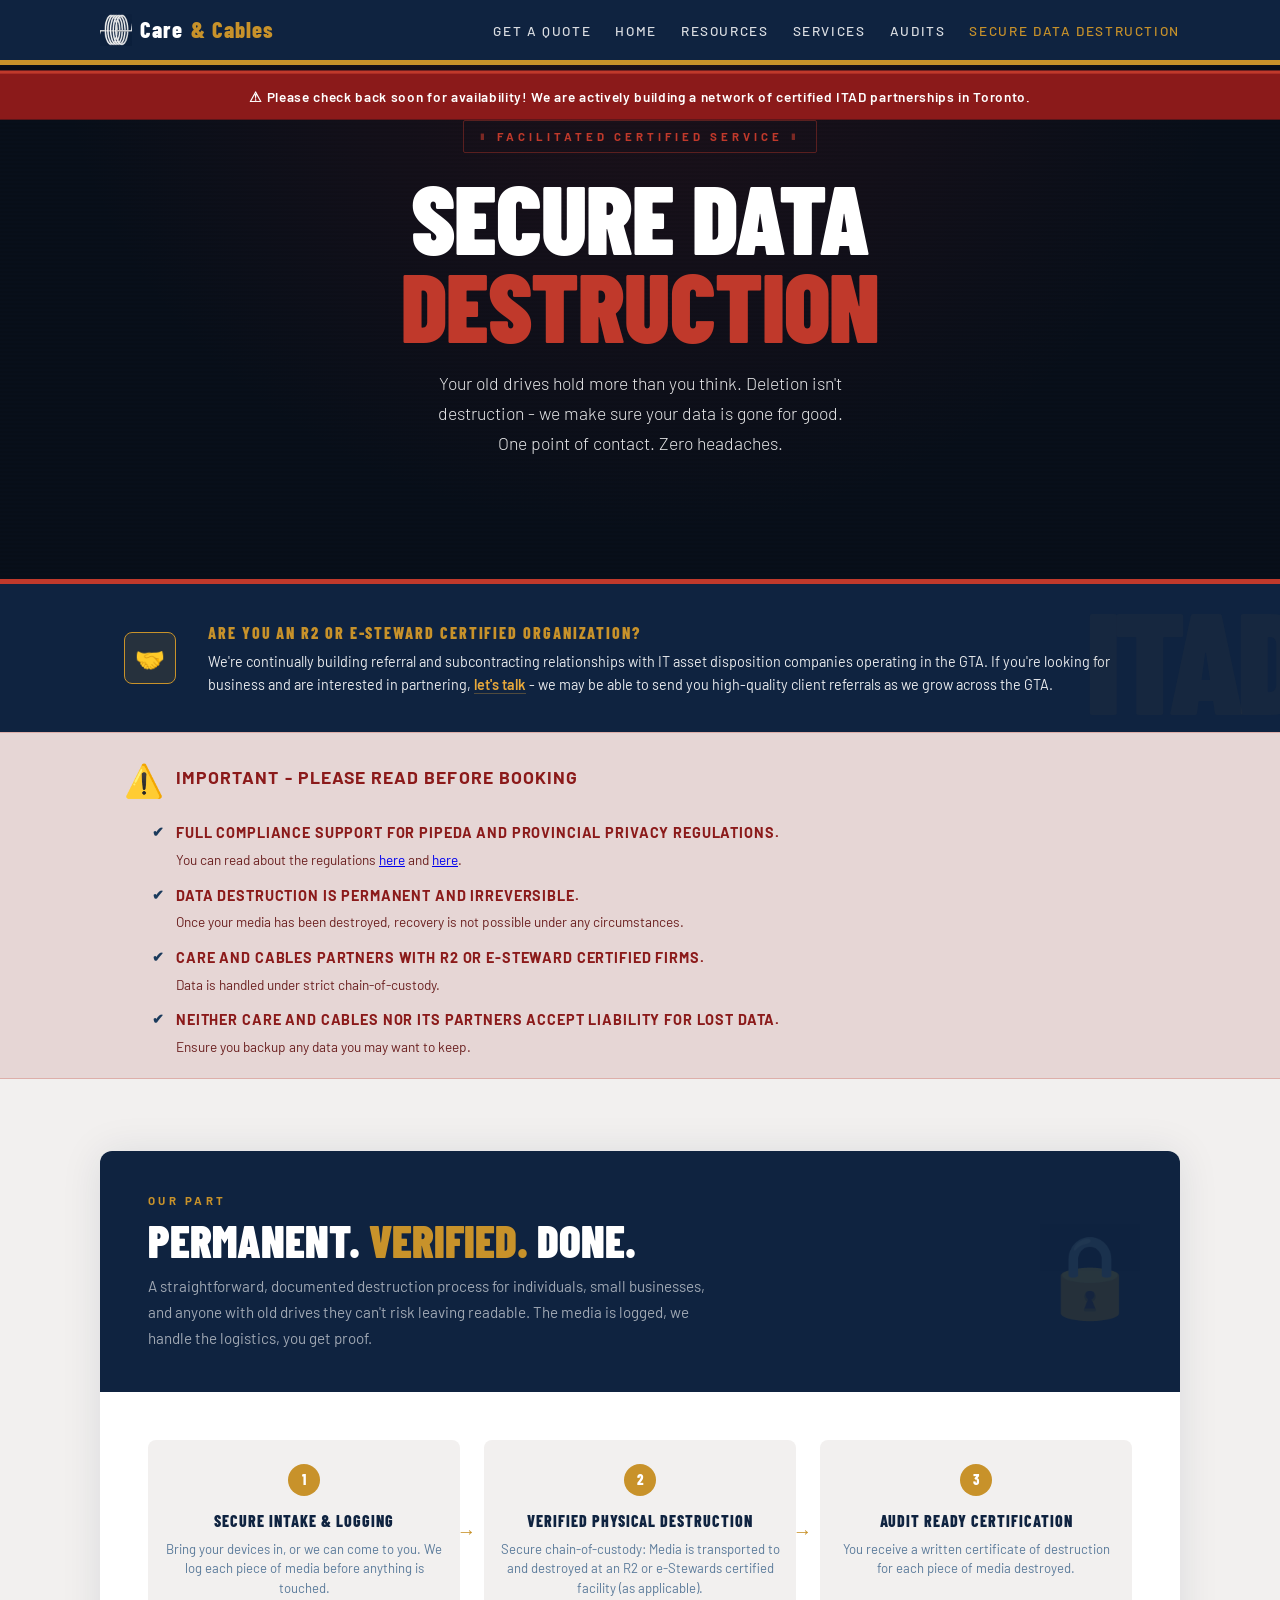
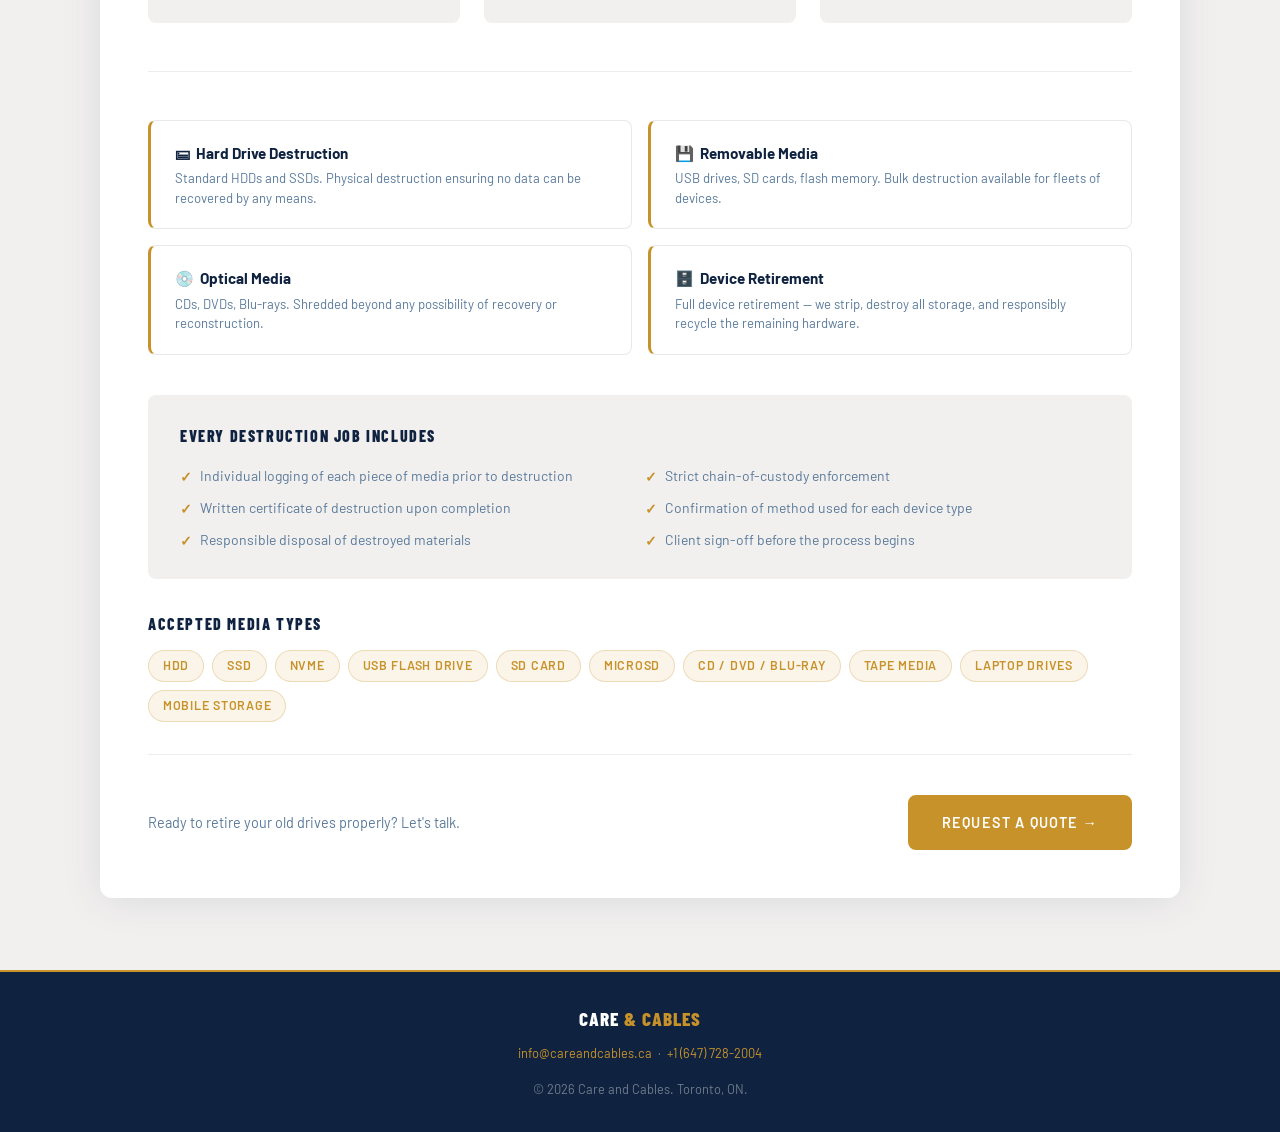
<file: securedatadestruction.html>
<!DOCTYPE html>
<html lang="en">
<head>
<script async src="https://www.googletagmanager.com/gtag/js?id=G-QXGLSR4QGP"></script>
<script>
  window.dataLayer = window.dataLayer || [];
  function gtag(){dataLayer.push(arguments);}
  gtag('js', new Date());
  gtag('config', 'G-QXGLSR4QGP');
</script>
 
  <meta charset="UTF-8" />
  <meta name="viewport" content="width=device-width, initial-scale=1.0" />
  <title>Secure Data Destruction, Certified via Partnerships - Toronto | Care and Cables</title>
  <link rel="icon" href="favicon.png" type="image/png">
  <link rel="apple-touch-icon" href="favicon.png">
  <meta name="description" content="Certified secure data destruction for individuals and businesses in the Greater Toronto Area. Hard drive destruction, degaussing, and certificate of destruction.">
  <link rel="canonical" href="https://careandcables.ca/securedatadestruction.html">

  <meta property="og:title" content="Secure Data Destruction | Care and Cables">
  <meta property="og:description" content="Your old drives hold more than you think. Certified destruction, not just deletion — serving Scarborough and the Greater Toronto Area.">
  <meta property="og:image" content="https://careandcables.ca/logo_og_ref.png">
  <meta property="og:url" content="https://careandcables.ca/securedatadestruction.html">
  <meta property="og:type" content="website">
 
  <link href="https://fonts.googleapis.com/css2?family=Barlow+Condensed:wght@700;800;900&family=Barlow:wght@300;400;500;600&display=swap" rel="stylesheet" />

  <link rel="stylesheet" href="shared.css" />

  <style>
    :root {
      --text-dark:  #111111;
      --red-alert:  #8b1a1a;
      --red-mid:    #c0392b;
    }

.fixed-disclaimer {
  position: fixed;
  top: 95px;
  transform: translateY(-50%);
  left: 0;
  right: 0;
  z-index: 101;
  background: #8b1a1a;
  border-top: 3px solid #c0392b;
  padding: 12px 24px;
  text-align: center;
  font-family: var(--font-body);
  font-size: 0.85rem;
  font-weight: 600;
  color: white;
  letter-spacing: 0.05em;
}

    /* Move hamburger menu down 10px on this page only */
    #burger {
      position: relative;
      top: 10px;
    }

    /* PAGE HEADER */

    .page-header {
      background: #080f1a;
      padding: 120px 24px;
      border-bottom: 5px solid var(--red-mid);
    }
 
    .page-header::before {
      content: '';
      position: absolute;
      inset: 0;
      background: radial-gradient(ellipse at center top, rgba(139,26,26,0.18) 0%, transparent 65%);
      pointer-events: none;
    }

    /* Subtle scanline effect */
    .page-header::after {
      content: '';
      position: absolute;
      inset: 0;
      background-image: repeating-linear-gradient(
        0deg,
        transparent,
        transparent 2px,
        rgba(0,0,0,0.08) 2px,
        rgba(0,0,0,0.08) 4px
      );
      pointer-events: none;
      z-index: 0;
    }
 
    .page-header-content {
      position: relative;
      z-index: 2;
    }
 
    .header-eyebrow {
      display: inline-flex;
      align-items: center;
      gap: 8px;
      font-size: 0.72rem;
      font-weight: 700;
      letter-spacing: 0.35em;
      text-transform: uppercase;
      color: var(--red-mid);
      margin-bottom: 20px;
      border: 1px solid rgba(192,57,43,0.4);
      padding: 6px 16px;
      border-radius: 2px;
    }
 
    .header-eyebrow::before,
    .header-eyebrow::after {
      content: '▮';
      font-size: 0.5rem;
      opacity: 0.6;
    }
 
    .page-header h1 {
      font-family: var(--font-heading);
      font-size: clamp(3rem, 8vw, 6rem);
      font-weight: 900;
      line-height: 0.92;
      color: var(--text-light);
      text-transform: uppercase;
      margin-bottom: 20px;
      letter-spacing: -0.01em;
      animation: fadeUp 0.7s ease both;
      animation-delay: 0.1s;
    }
 
    .page-header h1 em {
      font-style: normal;
      color: var(--red-mid);
      display: block;
    }
 
    .page-header-desc {
      font-size: clamp(0.95rem, 2vw, 1.1rem);
      color: rgba(255,255,255,0.9);
      max-width: 480px;
      margin: 0 auto;
      font-weight: 300;
      line-height: 1.7;
      animation: fadeUp 0.7s ease both;
      animation-delay: 0.25s;
    }
 
    /* ITAD BAND */
    .itad-band {
      background: var(--blue-deep);
      padding: 36px 24px;
      position: relative;
      overflow: hidden;
    }
 
    .itad-band::before {
      content: 'ITAD';
      position: absolute;
      right: -20px;
      top: 50%;
      transform: translateY(-50%);
      font-family: var(--font-heading);
      font-size: 9rem;
      font-weight: 900;
      color: rgba(200,146,42,0.04);
      letter-spacing: -0.05em;
      pointer-events: none;
      user-select: none;
    }
 
    .itad-inner {
      max-width: var(--max-width);
      margin: 0 auto;
      display: flex;
      align-items: center;
      gap: 32px;
    }
 
    .itad-badge {
      flex-shrink: 0;
      width: 52px;
      height: 52px;
      background: rgba(200,146,42,0.12);
      border: 1.5px solid var(--gold);
      border-radius: var(--border-radius);
      display: flex;
      align-items: center;
      justify-content: center;
      font-size: 1.5rem;
    }
 
    .itad-text {
      flex: 1;
    }
 
    .itad-text strong {
      display: block;
      font-family: var(--font-heading);
      font-size: 1rem;
      font-weight: 800;
      text-transform: uppercase;
      letter-spacing: 0.12em;
      color: var(--gold);
      margin-bottom: 4px;
    }
 
    .itad-text p {
      font-size: 0.9rem;
      color: rgba(255,255,255,0.9);
      line-height: 1.6;
    }
 
    .itad-text p a {
      color: var(--gold-glow);
      text-decoration: none;
      font-weight: 600;
      border-bottom: 1px solid rgba(232,168,58,0.3);
      transition: border-color 0.2s;
    }
 
    .itad-text p a:hover {
      border-color: var(--gold-glow);
    }

    /* DISCLAIMER BAND */
    .disclaimer-band {
      background: rgba(139,26,26,0.08);
      border-top: 1px solid rgba(192,57,43,0.25);
      border-bottom: 1px solid rgba(192,57,43,0.25);
      padding: 20px 24px;
    }
 
    .disclaimer-inner {
      max-width: var(--max-width);
      margin: 0 auto;
      display: flex;
      align-items: flex-start;
      gap: 16px;
    }
 
    .disclaimer-icon {
      font-size: 1.2rem;
      flex-shrink: 0;
      margin-top: 2px;
    }
 
    .disclaimer-text {
      font-size: 0.85rem;
      color: #6b2020;
      line-height: 1.65;
    }
 
    .disclaimer-text strong {
      color: var(--red-alert);
      text-transform: uppercase;
      letter-spacing: 0.06em;
      font-size: 0.9rem;
      display: block;
      margin-bottom: 4px;
    }
 
    /* MAIN CONTENT */
    .sds-main {
      padding: 72px 24px;
    }
 
    /* THE BIG CARD */
    .sds-card {
      background: white;
      border-radius: 12px;
      box-shadow: 0 2px 40px rgba(15,35,64,0.1);
      overflow: hidden;
      max-width: var(--max-width);
      margin: 0 auto;
    }
 
    .sds-card-header {
      background: var(--blue-deep);
      padding: 40px 48px;
      position: relative;
      overflow: hidden;
    }
 
    .sds-card-header::before {
      content: '🔒';
      position: absolute;
      right: 40px;
      top: 50%;
      transform: translateY(-50%);
      font-size: 5rem;
      opacity: 0.1;
    }
 
    .sds-card-header-label {
      font-size: 0.72rem;
      font-weight: 700;
      letter-spacing: 0.3em;
      text-transform: uppercase;
      color: var(--gold);
      margin-bottom: 8px;
    }
 
    .sds-card-header h2 {
      font-family: var(--font-heading);
      font-size: clamp(1.8rem, 4vw, 2.8rem);
      font-weight: 900;
      color: var(--text-light);
      text-transform: uppercase;
      line-height: 1;
      margin-bottom: 12px;
    }
 
    .sds-card-header h2 em {
      font-style: normal;
      color: var(--gold);
    }
 
    .sds-card-header p {
      color: rgba(255,255,255,0.6);
      font-size: 0.95rem;
      max-width: 560px;
      line-height: 1.7;
    }
 
    .sds-card-body {
      padding: 48px;
    }
 
    /* Process steps */
    .process-steps {
      display: grid;
      grid-template-columns: repeat(3, 1fr);
      gap: 24px;
      margin-bottom: 48px;
      padding-bottom: 48px;
      border-bottom: 1px solid rgba(15,35,64,0.08);
    }
 
    .process-step {
      text-align: center;
      padding: 24px 16px;
      background: var(--blue-light);
      border-radius: var(--border-radius);
      position: relative;
    }
 
    .process-step::after {
      content: '→';
      position: absolute;
      right: -16px;
      top: 50%;
      transform: translateY(-50%);
      color: var(--gold);
      font-size: 1.2rem;
      font-weight: 700;
    }
 
    .process-step:last-child::after {
      display: none;
    }
 
    .step-number {
      display: inline-flex;
      align-items: center;
      justify-content: center;
      width: 32px;
      height: 32px;
      background: var(--gold);
      color: white;
      font-family: var(--font-heading);
      font-size: 0.9rem;
      font-weight: 800;
      border-radius: 50%;
      margin-bottom: 12px;
    }
 
    .step-title {
      font-family: var(--font-heading);
      font-size: 1rem;
      font-weight: 800;
      text-transform: uppercase;
      letter-spacing: 0.06em;
      color: var(--blue-deep);
      margin-bottom: 6px;
    }
 
    .step-desc {
      font-size: 0.82rem;
      color: var(--text-muted);
      line-height: 1.5;
    }
 
    /* Services grid inside card */
    .sds-services {
      display: grid;
      grid-template-columns: 1fr 1fr;
      gap: 16px;
      margin-bottom: 40px;
    }
 
    .sds-service-item {
      padding: 20px 24px;
      border: 1px solid rgba(15,35,64,0.1);
      border-radius: var(--border-radius);
      border-left: 3px solid var(--gold);
      transition: box-shadow 0.2s, transform 0.2s;
    }
 
    .sds-service-item:hover {
      box-shadow: 0 4px 20px rgba(15,35,64,0.08);
      transform: translateY(-2px);
    }
 
    .sds-service-name {
      font-weight: 700;
      font-size: 0.95rem;
      color: var(--blue-deep);
      margin-bottom: 4px;
      display: flex;
      align-items: center;
      gap: 8px;
    }
 
    .sds-service-desc {
      font-size: 0.82rem;
      color: var(--text-muted);
      line-height: 1.5;
    }
 
    .sds-service-price {
      font-family: var(--font-heading);
      font-size: 1.1rem;
      font-weight: 800;
      color: var(--gold);
      margin-top: 10px;
    }
 
    /* What's included */
    .included-section {
      background: var(--blue-light);
      border-radius: var(--border-radius);
      padding: 28px 32px;
      margin-bottom: 32px;
    }
 
    .included-title {
      font-family: var(--font-heading);
      font-size: 1rem;
      font-weight: 800;
      text-transform: uppercase;
      letter-spacing: 0.1em;
      color: var(--blue-deep);
      margin-bottom: 16px;
    }
 
    .included-grid {
      display: grid;
      grid-template-columns: 1fr 1fr;
      gap: 10px;
    }
 
    .included-item {
      font-size: 0.875rem;
      color: var(--text-muted);
      display: flex;
      align-items: flex-start;
      gap: 8px;
      line-height: 1.5;
    }
 
    .included-item::before {
      content: '✓';
      color: var(--gold);
      font-weight: 700;
      flex-shrink: 0;
      margin-top: 1px;
    }
 
    /* Accepted media */
    .media-section {
      margin-bottom: 32px;
      padding-bottom: 32px;
      border-bottom: 1px solid rgba(15,35,64,0.08);
    }
 
    .media-title {
      font-family: var(--font-heading);
      font-size: 1rem;
      font-weight: 800;
      text-transform: uppercase;
      letter-spacing: 0.1em;
      color: var(--blue-deep);
      margin-bottom: 14px;
    }
 
    .media-tags {
      display: flex;
      flex-wrap: wrap;
      gap: 8px;
    }
 
    .media-tag {
      display: inline-block;
      padding: 5px 14px;
      background: rgba(200,146,42,0.1);
      border: 1px solid rgba(200,146,42,0.25);
      border-radius: 100px;
      font-size: 0.78rem;
      font-weight: 600;
      letter-spacing: 0.06em;
      text-transform: uppercase;
      color: var(--gold);
    }
 
    /* Important notes */
    .notes-section {
      background: rgba(139,26,26,0.05);
      border: 1px solid rgba(192,57,43,0.2);
      border-radius: var(--border-radius);
      padding: 24px 28px;
      margin-bottom: 32px;
    }
 
    .notes-title {
      font-family: var(--font-heading);
      font-size: 0.85rem;
      font-weight: 800;
      text-transform: uppercase;
      letter-spacing: 0.12em;
      color: var(--red-alert);
      margin-bottom: 12px;
    }
 
    .notes-list {
      list-style: none;
      padding: 0;
    }
 
    .notes-list li {
      font-size: 0.85rem;
      color: #5a2020;
      line-height: 1.6;
      padding: 4px 0;
      padding-left: 16px;
      position: relative;
    }
 
    .notes-list li::before {
      content: '•';
      position: absolute;
      left: 0;
      color: var(--red-mid);
    }
 
    /* CTA inside card */
    .sds-card-cta {
      display: flex;
      align-items: center;
      justify-content: space-between;
      gap: 24px;
      padding-top: 8px;
      flex-wrap: wrap;
    }
 
    .sds-card-cta p {
      font-size: 0.9rem;
      color: var(--text-muted);
      max-width: 420px;
      line-height: 1.6;
    }
 
    /* On this page the mobile menu opens below the fixed disclaimer */
    .mobile-menu { top: 110px; }

    @media (max-width: 820px) {
      .partner-standards-row {
        flex-wrap: wrap;
        justify-content: center;
        gap: 12px 20px;
        text-align: center;
      }

      .partner-standards-label {
        width: 100%;
        margin-bottom: 4px;
      }

      .process-steps {
        grid-template-columns: 1fr;
        gap: 16px;
      }

      .process-step::after { display: none; }

      .sds-services {
        grid-template-columns: 1fr;
      }

      .included-grid {
        grid-template-columns: 1fr;
      }

      .sds-card-body {
        padding: 28px 24px;
      }

      .sds-card-header {
        padding: 28px 24px;
      }

      .sds-card-cta {
        flex-direction: column;
        align-items: flex-start;
      }

      .itad-inner {
        flex-direction: column;
        align-items: flex-start;
        gap: 16px;
      }
    }
  </style>
</head>
<body>

  <nav aria-label="Main navigation">
    <div class="nav-inner">
       <a href="index.html" class="nav-logo">
  	<img src="favicon_noBG.webp" alt="Care and Cables logo" class="nav-logo-img">
  	Care <span>& Cables</span>
      </a>
      <ul class="nav-links">
        <li><a href="index.html#contact">Get a Quote</a></li>
        <li><a href="index.html">Home</a></li>
        <li><a href="resources.html">Resources</a></li>
        <li><a href="services.html">Services</a></li>
	      <li><a href="audits.html">Audits</a></li>
        <li><a href="securedatadestruction.html" class="active">Secure Data Destruction</a></li>
      </ul>
      <button class="burger" id="burger" aria-label="Toggle menu">
        <span></span><span></span><span></span>
      </button>
    </div>
  </nav>
 
  <div class="mobile-menu" id="mobile-menu">
    <a href="index.html#contact" class="mobile-nav-link">Get a Quote</a>
    <a href="index.html" class="mobile-nav-link">Home</a>
    <a href="resources.html" class="mobile-nav-link">Resources</a>
    <a href="services.html" class="mobile-nav-link">Services</a>
    <a href="audits.html" class="mobile-nav-link">Audits</a>
    <a href="securedatadestruction.html" class="mobile-nav-link active">Secure Data Destruction</a>
  </div>

  <!-- PAGE HEADER -->
  <header class="page-header">
    <div class="page-header-content container">
      <div class="header-eyebrow">Facilitated Certified Service</div>
      <h1>Secure Data<br><em>Destruction</em></h1>
      <p class="page-header-desc">Your old drives hold more than you think. Deletion isn't destruction - we make sure your data is gone for good.<br>One point of contact. Zero headaches.</p>
    </div>
  </header>
 
  <!-- ITAD BAND -->
  <div class="itad-band">
    <div class="itad-inner container">
      <div class="itad-badge">🤝</div>
      <div class="itad-text">
        <strong>Are you an R2 or e-Steward certified organization?</strong>
        <p>We're continually building referral and subcontracting relationships with IT asset disposition companies operating in the GTA. If you're looking for business and are interested in partnering, <a href="mailto:info@careandcables.ca?subject=ITAD%20Partnership%20Inquiry">let's talk</a> - we may be able to send you high-quality client referrals as we grow across the GTA.</p>
      </div>
    </div>
  </div>
 
  <!-- DISCLAIMER -->
  <div class="disclaimer-band" style="background: rgba(139,26,26,0.12);">
  <div class="disclaimer-inner container">
    <div class="disclaimer-text">
      <div style="display: flex; align-items: center; gap: 12px; margin-bottom: 16px;">
        <span style="font-size: 2rem;">⚠️</span>
        <strong style="font-size: 1.1rem; color: #8b1a1a;">IMPORTANT - PLEASE READ BEFORE BOOKING</strong>
      </div>
      <ul style="margin: 0; padding-left: 28px; list-style: none;">
	<li style="margin-bottom: 12px; display: flex; gap: 12px;">
	  <span style="color: var(--blue-mid); font-weight: 800;">✔</span>
	  <span><strong>Full compliance support for PIPEDA and provincial privacy regulations.</strong>You can read about the regulations <a href="https://www.priv.gc.ca/en/privacy-topics/privacy-laws-in-canada/the-personal-information-protection-and-electronic-documents-act-pipeda/p_principle/">here</a> and <a href="https://laws-lois.justice.gc.ca/eng/acts/P-8.6/index.html">here</a>.</span>
	</li>
        <li style="margin-bottom: 12px; display: flex; gap: 12px;">
          <span style="color: var(--blue-mid); font-weight: 800;">✔</span>
          <span><strong>Data destruction is permanent and irreversible.</strong> Once your media has been destroyed, recovery is not possible under any circumstances.</span>
        </li>
        <li style="margin-bottom: 12px; display: flex; gap: 12px;">
          <span style="color: var(--blue-mid); font-weight: 800;">✔</span>
          <span><strong>Care and Cables partners with R2 or e‑Steward certified firms.</strong> Data is handled under strict chain‑of‑custody.</span>
        </li>
        <li style="display: flex; gap: 12px;">
          <span style="color: var(--blue-mid); font-weight: 800;">✔</span>
          <span><strong>Neither Care and Cables nor its partners accept liability for lost data.</strong> Ensure you backup any data you may want to keep.</span>
        </li>
      </ul>
    </div>
  </div>
</div>

     <!-- MAIN CONTENT -->
  <main class="sds-main">
    <div class="sds-card">
 
      <div class="sds-card-header">
        <div class="sds-card-header-label">Our Part</div>
        <h2>Permanent. <em>Verified.</em> Done.</h2>
        <p>A straightforward, documented destruction process for individuals, small businesses, and anyone with old drives they can't risk leaving readable. The media is logged, we handle the logistics, you get proof.</p>
      </div>
 
      <div class="sds-card-body">
 
        <!-- Process -->
        <div class="process-steps">
          <div class="process-step">
            <div class="step-number">1</div>
            <div class="step-title">Secure Intake & Logging</div>
            <div class="step-desc">Bring your devices in, or we can come to you. We log each piece of media before anything is touched.</div>
          </div>
          <div class="process-step">
            <div class="step-number">2</div>
            <div class="step-title">Verified Physical Destruction</div>
            <div class="step-desc">Secure chain-of-custody: Media is transported to and destroyed at an R2 or e-Stewards certified facility (as applicable).</div>
          </div>
          <div class="process-step">
            <div class="step-number">3</div>
            <div class="step-title">Audit Ready Certification</div>
            <div class="step-desc">You receive a written certificate of destruction for each piece of media destroyed.</div>
          </div>
        </div>
 
        <!-- Services -->
        <div class="sds-services">
 
          <div class="sds-service-item">
            <div class="sds-service-name">🖴 &nbsp;Hard Drive Destruction</div>
            <div class="sds-service-desc">Standard HDDs and SSDs. Physical destruction ensuring no data can be recovered by any means.</div>
          </div>
 
          <div class="sds-service-item">
            <div class="sds-service-name">💾 &nbsp;Removable Media</div>
            <div class="sds-service-desc">USB drives, SD cards, flash memory. Bulk destruction available for fleets of devices.</div>
          </div>
 
          <div class="sds-service-item">
            <div class="sds-service-name">💿 &nbsp;Optical Media</div>
            <div class="sds-service-desc">CDs, DVDs, Blu-rays. Shredded beyond any possibility of recovery or reconstruction.</div>
          </div>
 
          <div class="sds-service-item">
            <div class="sds-service-name">🗄️ &nbsp;Device Retirement</div>
            <div class="sds-service-desc">Full device retirement — we strip, destroy all storage, and responsibly recycle the remaining hardware.</div>
          </div>
 
        </div>
 
        <!-- What's included -->
        <div class="included-section">
          <div class="included-title">Every Destruction Job Includes</div>
          <div class="included-grid">
            <div class="included-item">Individual logging of each piece of media prior to destruction</div>
            <div class="included-item">Strict chain-of-custody enforcement</div>
            <div class="included-item">Written certificate of destruction upon completion</div>
            <div class="included-item">Confirmation of method used for each device type</div>
            <div class="included-item">Responsible disposal of destroyed materials</div>
            <div class="included-item">Client sign-off before the process begins</div>
          </div>
        </div>
 
        <!-- Accepted media -->
        <div class="media-section">
          <div class="media-title">Accepted Media Types</div>
          <div class="media-tags">
            <span class="media-tag">HDD</span>
            <span class="media-tag">SSD</span>
            <span class="media-tag">NVMe</span>
            <span class="media-tag">USB Flash Drive</span>
            <span class="media-tag">SD Card</span>
            <span class="media-tag">MicroSD</span>
            <span class="media-tag">CD / DVD / Blu-ray</span>
            <span class="media-tag">Tape Media</span>
            <span class="media-tag">Laptop Drives</span>
            <span class="media-tag">Mobile Storage</span>
          </div>
        </div>
 
        <!-- CTA -->
        <div class="sds-card-cta">
          <p>Ready to retire your old drives properly? Let's talk.</p>
          <a href="index.html?service=Quoting#contact" class="btn btn-primary">Request a Quote →</a>
        </div>
 
      </div>
    </div>
  </main>
 
  <!-- FOOTER -->
  <footer>
    <div class="footer-inner">
      <div class="footer-logo">Care <span>& Cables</span></div>
      <p>
        <a href="mailto:info@careandcables.ca" style="color: var(--gold); text-decoration: none;">info@careandcables.ca</a>
        &nbsp;·&nbsp;
        <a href="tel:+16477282004" style="color: var(--gold); text-decoration: none;">+1 (647) 728-2004</a>
      </p>
      <p style="margin-top: 16px;">© <span id="copy-year"></span> Care and Cables. Toronto, ON.</p>
    </div>
  </footer>

<script>
    document.getElementById('copy-year').textContent = new Date().getFullYear();
 
        var burger = document.getElementById('burger');
    var mobileMenu = document.getElementById('mobile-menu');
 
    burger.addEventListener('click', function() {
      burger.classList.toggle('open');
      mobileMenu.classList.toggle('open');
    });
 
    document.querySelectorAll('.mobile-nav-link').forEach(function(link) {
      link.addEventListener('click', function() {
        burger.classList.remove('open');
        mobileMenu.classList.remove('open');
      });
    });
  </script>

<div class="fixed-disclaimer">
  ⚠ Please check back soon for availability! We are actively building a network of certified ITAD partnerships in Toronto.
</div>

<script>
    (function() {
      if (sessionStorage.getItem('_ac_sent')) return;
      sessionStorage.setItem('_ac_sent', '1');
      fetch('https://dawn-field-e400.damp-salad-29b5.workers.dev/collect', {
        method: 'POST',
        headers: { 'Content-Type': 'application/json' },
        body: JSON.stringify({
          secret:   'f6e65ebf-5439-4c59-9475-b06ad83229f4',
          path:     window.location.pathname,
          newVisit: !localStorage.getItem('_ac_v'),
        }),
        keepalive: true,
      }).catch(function(){});
      localStorage.setItem('_ac_v', '1');
    })();
    </script>
 
</body>
</html>
</file>
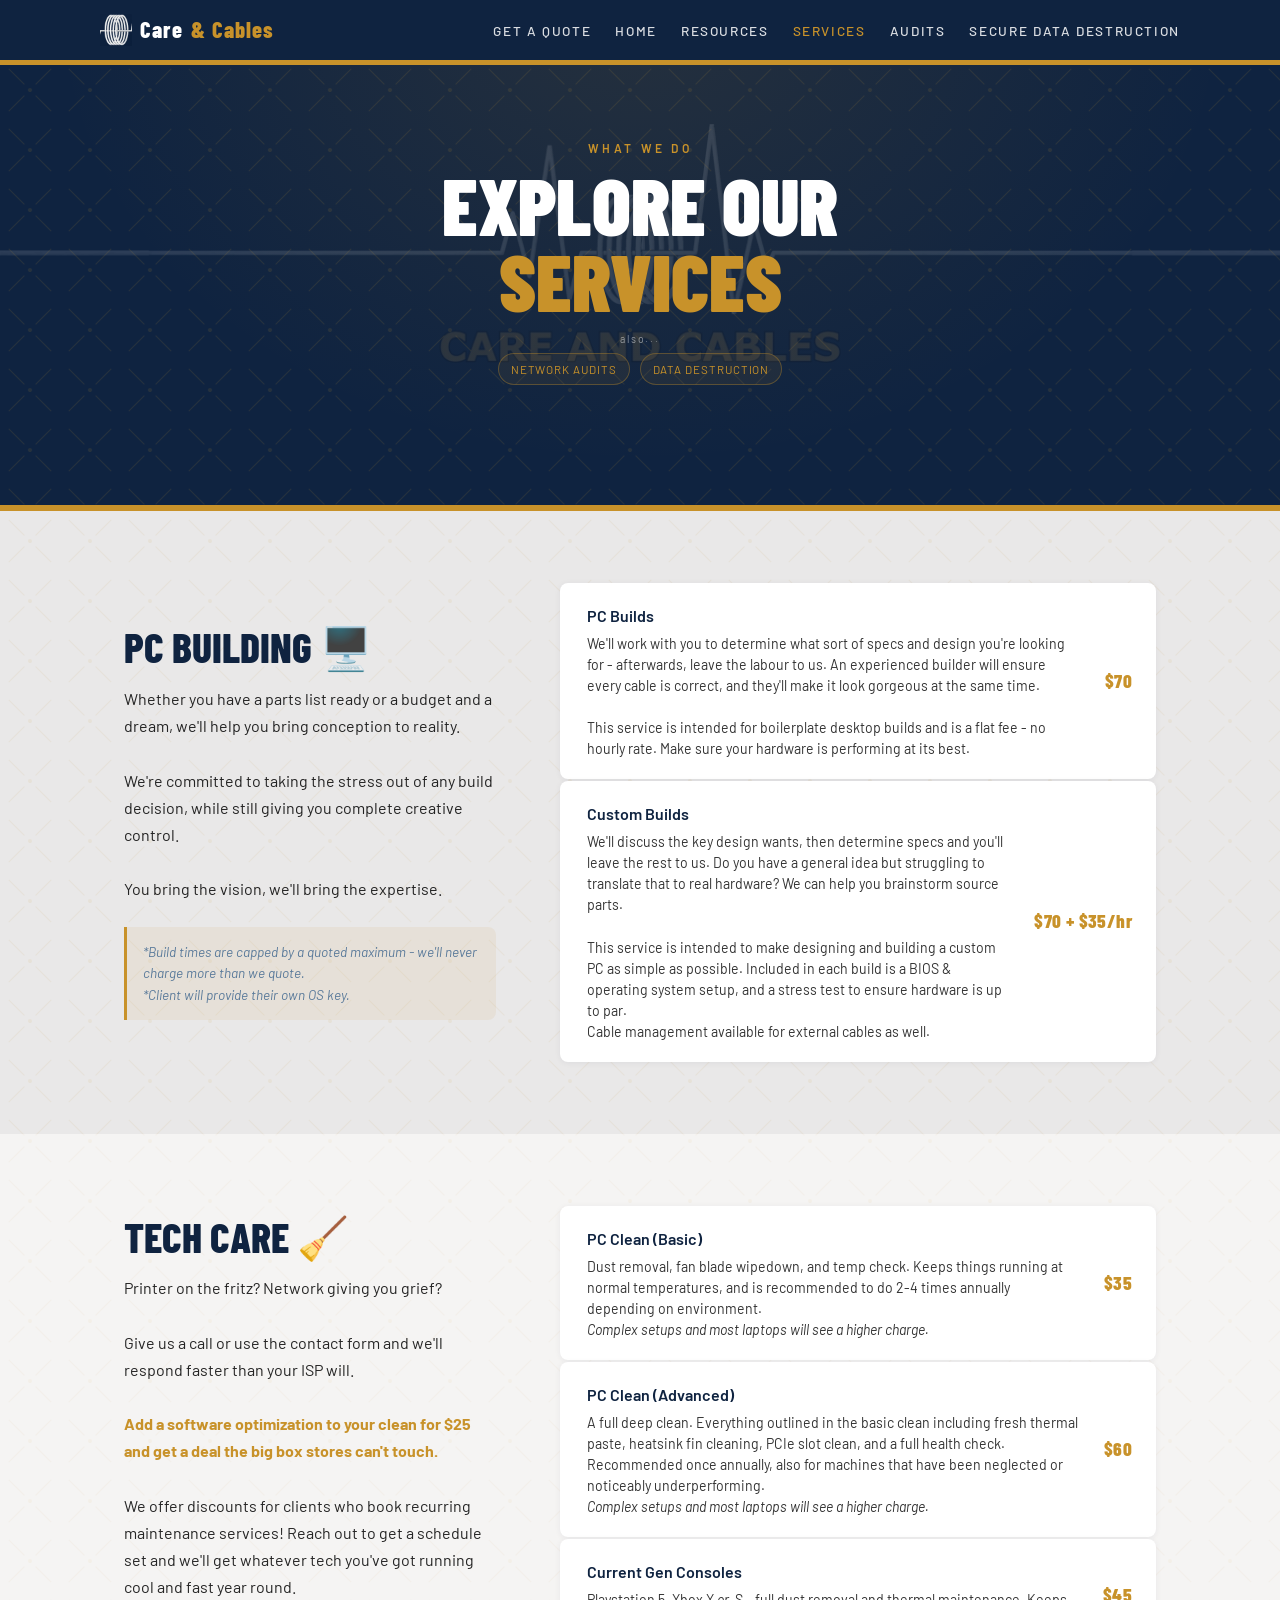
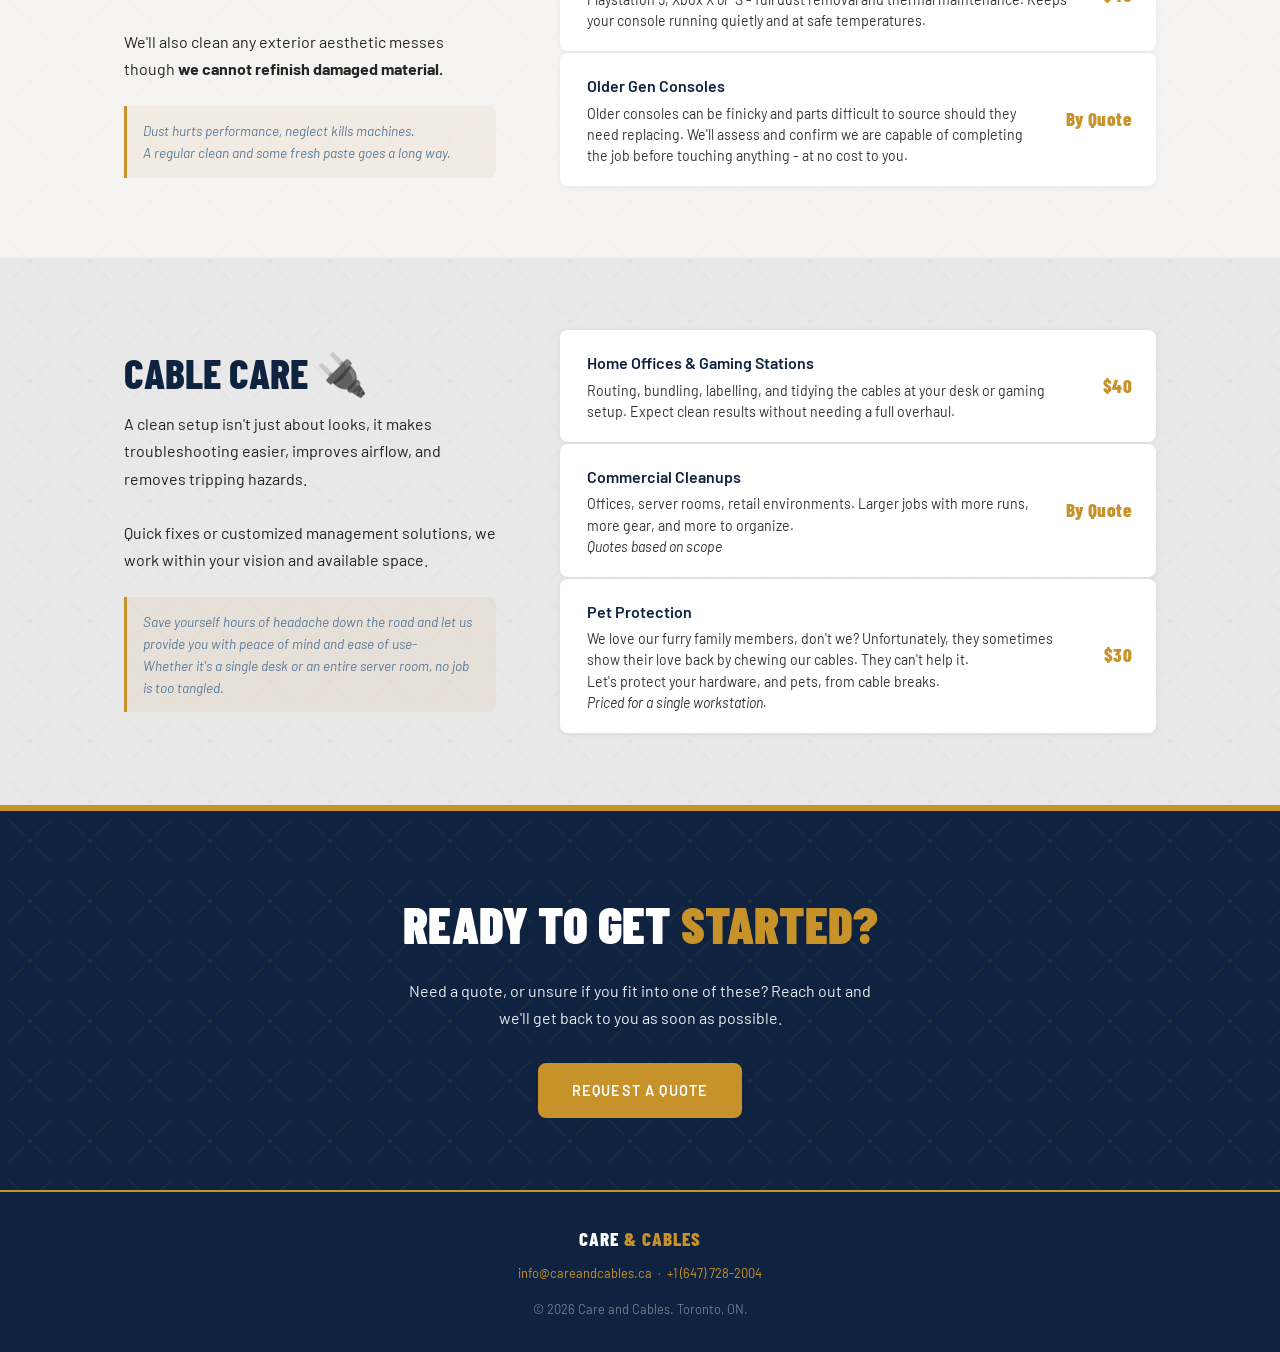
<file: services.html>
<!DOCTYPE html>
<html lang="en">
<head>
<!-- Google tag (gtag.js) -->
<script async src="https://www.googletagmanager.com/gtag/js?id=G-QXGLSR4QGP"></script>
<script>
  window.dataLayer = window.dataLayer || [];
  function gtag(){dataLayer.push(arguments);}
  gtag('js', new Date());
  gtag('config', 'G-QXGLSR4QGP');
</script>

  <meta charset="UTF-8" />
  <meta name="viewport" content="width=device-width, initial-scale=1.0" />
  <title>Cable Management & PC Cleaning - Scarborough, ON | Care and Cables</title>
  <link rel="icon" href="favicon.png" type="image/png">
  <link rel="apple-touch-icon" href="favicon.png">
  <meta name="description" content="PC builds, tech cleaning, cable management, and more — professional tech services for homes and businesses across Scarborough and the GTA.">
  <link rel="canonical" href="https://careandcables.ca/services.html">

  <meta property="og:title" content="Care and Cables">
  <meta property="og:description" content="PC builds, tech cleaning, cable management, and more — professional tech services for homes and businesses across Scarborough and the GTA."> 
  <meta property="og:image" content="https://careandcables.ca/logo_og_ref.png">
  <meta property="og:url" content="https://careandcables.ca/services.html">
  <meta property="og:type" content="website">
  <meta property="og:image:width" content="1200">
  <meta property="og:image:height" content="630">

  <link href="https://fonts.googleapis.com/css2?family=Barlow+Condensed:wght@700;800;900&family=Barlow:wght@300;400;500;600&display=swap" rel="stylesheet" />

  <link rel="stylesheet" href="shared.css" />

  <style>

    :root { --text-dark: #111111; }

    li { margin-bottom: 0; }

    /* PAGE HEADER spotlight */
    .page-header::before {
      content: '';
      position: absolute;
      inset: 0;
      background: radial-gradient(ellipse at center top, rgba(200,146,42,0.12) 0%, transparent 65%);
      pointer-events: none;
    }

    .services-wrapper {
      background-color: var(--blue-light);
      background-image: url("data:image/svg+xml,%3Csvg xmlns='http://www.w3.org/2000/svg' width='60' height='60'%3E%3Cg transform='rotate(45 30 30)'%3E%3Ccircle cx='30' cy='30' r='2' fill='%23c8922a' opacity='0.08'/%3E%3Cline x1='30' y1='0' x2='30' y2='22' stroke='%23c8922a' stroke-width='1' opacity='0.08'/%3E%3Cline x1='30' y1='38' x2='30' y2='60' stroke='%23c8922a' stroke-width='1' opacity='0.08'/%3E%3Cline x1='0' y1='30' x2='22' y2='30' stroke='%23c8922a' stroke-width='1' opacity='0.08'/%3E%3Cline x1='38' y1='30' x2='60' y2='30' stroke='%23c8922a' stroke-width='1' opacity='0.08'/%3E%3C/g%3E%3C/svg%3E");
    }

    .service-section:nth-child(even) {
      background: rgba(250,250,250,0.35);
    }

    .service-section:nth-child(odd) {
      background: rgba(20,40,69,0.04);
    }

    .btn-book {
      display: inline-block;
      margin-top: 20px;
      padding: 9px 20px;
      background: transparent;
      border: 1.5px solid var(--gold);
      border-radius: var(--border-radius);
      color: var(--gold);
      font-family: var(--font-body);
      font-size: 0.8rem;
      font-weight: 600;
      letter-spacing: 0.08em;
      text-transform: uppercase;
      cursor: pointer;
      transition: all 0.2s ease;
      text-decoration: none;
    }

    .btn-book:hover {
      background: var(--gold);
      color: var(--text-light);
      transform: translateY(-2px);
      box-shadow: 0 4px 16px rgba(200,146,42,0.3);
    }

    /* =====================
       SERVICE CATEGORY SECTIONS
       ===================== */

    .service-section {
      padding: 72px 24px;
    }

    /* LAYOUT: intro left, items right */
    .service-section-inner {
      display: grid;
      grid-template-columns: 1fr 1.6fr;
      gap: 64px;
      align-items: center;
    }

    .service-section-intro {
      position: sticky;
      top: 80px; /* clears the fixed nav */
    }

    .service-icon {
      font-size: 2.8rem;
      margin-bottom: 16px;
      display: block;
    }

    .service-section-intro .section-title {
      color: var(--blue-deep);
      margin-bottom: 16px;
    }

    .service-section-intro .section-desc {
      margin-bottom: 24px;
    }

    .service-note {
      margin-top: 20px;
      padding: 14px 16px;
      background: rgba(200,146,42,0.08);
      border-left: 3px solid var(--gold);
      border-radius: 0 var(--border-radius) var(--border-radius) 0;
      font-size: 0.85rem;
      color: var(--text-muted);
      line-height: 1.6;
      font-style: italic;
    }

    /* ITEMS TABLE */

    .service-items-list {
      display: flex;
      flex-direction: column;
      gap: 2px;
    }

    .service-item-row {
      background: white;
      border-radius: var(--border-radius);
      padding: 20px 24px;
      display: grid;
      grid-template-columns: 1fr auto;
      align-items: center;
      gap: 24px;
      border-left: 3px solid transparent;
      transition: border-color 0.2s, box-shadow 0.2s, transform 0.2s;
      box-shadow: 0 1px 6px rgba(15,35,64,0.06);
    }

    .service-item-row:hover {
      border-left-color: var(--gold);
      box-shadow: 0 4px 20px rgba(15,35,64,0.1);
      transform: translateX(4px);
    }

    .item-name {
      font-size: 1rem;
      font-weight: 600;
      color: var(--blue-deep);
    }

    .item-desc {
      font-size: 0.88rem;
      color: var(--text-muted);
      margin-top: 4px;
      line-height: 1.5;
      font-weight: 400;
    }

    .item-price {
      font-family: var(--font-heading);
      font-size: 1.2rem;
      font-weight: 800;
      color: var(--gold);
      text-align: right;
      white-space: nowrap;
      letter-spacing: 0.02em;
    }

    .item-price small {
      display: block;
      font-family: var(--font-body);
      font-size: 0.72rem;
      font-weight: 700;
      color: var(--gold);
      letter-spacing: 0.04em;
      text-transform: uppercase;
      opacity: 0.8;
    }

    .item-tag {
      display: inline-block;
      margin-top: 6px;
      padding: 2px 8px;
      background: rgba(200,146,42,0.1);
      border: 1px solid rgba(200,146,42,0.25);
      border-radius: 100px;
      font-size: 0.7rem;
      font-weight: 600;
      letter-spacing: 0.06em;
      text-transform: uppercase;
      color: var(--gold);
    }

    
    /* CTA BAND */

    .cta-band {
      background: var(--blue-deep);
      padding: 72px 24px;
      border-top: 6px solid var(--gold);
      text-align: center;
      position: relative;
      overflow: hidden;
    }

    .cta-band::before {
      content: '';
      position: absolute;
      inset: 0;
      background-image: url("data:image/svg+xml,%3Csvg xmlns='http://www.w3.org/2000/svg' width='60' height='60'%3E%3Cg transform='rotate(45 30 30)'%3E%3Ccircle cx='30' cy='30' r='2' fill='%23c8922a' opacity='0.1'/%3E%3Cline x1='30' y1='0' x2='30' y2='22' stroke='%23c8922a' stroke-width='1' opacity='0.1'/%3E%3Cline x1='30' y1='38' x2='30' y2='60' stroke='%23c8922a' stroke-width='1' opacity='0.1'/%3E%3Cline x1='0' y1='30' x2='22' y2='30' stroke='%23c8922a' stroke-width='1' opacity='0.1'/%3E%3Cline x1='38' y1='30' x2='60' y2='30' stroke='%23c8922a' stroke-width='1' opacity='0.1'/%3E%3C/g%3E%3C/svg%3E");
      pointer-events: none;
    }

    .cta-band-content {
      position: relative;
      z-index: 1;
    }

    .cta-band h2 {
      font-family: var(--font-heading);
      font-size: clamp(2rem, 5vw, 3.2rem);
      font-weight: 900;
      color: var(--text-light);
      text-transform: uppercase;
      margin-bottom: 12px;
    }

    .cta-band h2 em {
      font-style: normal;
      color: var(--gold);
    }

    .cta-band p {
      color: rgba(255,255,255,0.6);
      font-size: 1rem;
      max-width: 480px;
      margin: 0 auto 32px;
      line-height: 1.7;
    }

    @media (max-width: 820px) {
      .service-item-row {
        grid-template-columns: 1fr;
      }

      .item-price {
        text-align: left;
      }

      .service-section-inner {
        grid-template-columns: 1fr;
        gap: 32px;
      }

      .service-section-intro {
        position: static;
      }
    }

  </style>
</head>
<body>

  <!-- NAV -->
  <nav aria-label="Main navigation">
    <div class="nav-inner">
       <a href="index.html" class="nav-logo">
  	<img src="favicon_noBG.webp" alt="Care and Cables logo" class="nav-logo-img">
  	Care <span>& Cables</span>
      </a>
      <ul class="nav-links">
        <li><a href="index.html#contact">Get a Quote</a></li>
        <li><a href="index.html">Home</a></li>
        <li><a href="resources.html">Resources</a></li>
        <li><a href="services.html" class="active">Services</a></li>
	      <li><a href="audits.html">Audits</a></li>
	      <li><a href="securedatadestruction.html">Secure Data Destruction</a></li>
      </ul>
      <button class="burger" id="burger" aria-label="Toggle menu">
      <span></span>
      <span></span>
      <span></span>
     </button>
    </div>
  </nav>

<div class="mobile-menu" id="mobile-menu">
  <a href="index.html#contact" class="mobile-nav-link">Get a Quote</a>
  <a href="index.html" class="mobile-nav-link">Home</a>
  <a href="resources.html" class="mobile-nav-link">Resources</a>
  <a href="services.html" class="mobile-nav-link active">Services</a>
  <a href="audits.html" class="mobile-nav-link">Audits</a>
  <a href="securedatadestruction.html" class="mobile-nav-link">Secure Data Destruction</a>
</div>

     <!-- PAGE HEADER -->

  <header class="page-header">
   <img src="logo_long_noBG2.webp" class="header-bg" alt="Care and Cables logo">
    <div class="page-header-content container">
      <p class="section-label"><br>What We Do</p>
      <h1>Explore Our <br><em>Services</em></h1>
     <p class="eyebrow-label">also...</p>
     <div class="header-eyebrow-links">
  <a href="audits.html" class="eyebrow-pill">Network Audits</a>
  <a href="securedatadestruction.html" class="eyebrow-pill">Data Destruction</a>
</div>
    </div>
  </header>

 <main class="services-wrapper" aria-label="Services">

  <!--SERVICE 1: PC BUILDING & TECH SETUP-->

  <section class="service-section" id="pc-builds" aria-label="PC Builds">
    <div class="container">
      <div class="service-section-inner">

        <div class="service-section-intro">
          <h2 class="section-title">PC Building 🖥️</h2>
          <p class="section-desc">
            <span style="color:rgba(0, 0, 0, 0.85)">Whether you have a parts list ready or a budget and a dream, we'll help you bring conception to reality. <br><br>We're committed to taking the stress out of any build decision, while still giving you complete creative control. <br><br>You bring the vision, we'll bring the expertise.</span>
          </p>
          <div class="service-note">
            *Build times are capped by a quoted maximum - we'll never charge more than we quote. <br>*Client will provide their own OS key.
          </div>
        </div>

        <div class="service-items-list">

            <div class="service-item-row" data-service="PC Build">
	     <div>
              <div class="item-name">PC Builds</div>
              <div class="item-desc";><span style="color: rgba(0, 0, 0, 0.8)">We'll work with you to determine what sort of specs and design you're looking for - afterwards, leave the labour to us. An experienced builder will ensure every cable is correct, and they'll make it look gorgeous at the same time.<br><br>This service is intended for boilerplate desktop builds and is a flat fee - no hourly rate. Make sure your hardware is performing at its best.</div></span>
            </div>
            <div class="item-price">
              $70
            </div>
          </div>

          <div class="service-item-row" data-service="Custom Build">
            <div>
              <div class="item-name">Custom Builds</div>
              <div class="item-desc"><span style="color: rgba(0, 0, 0, 0.8)">We'll discuss the key design wants, then determine specs and you'll leave the rest to us. Do you have a general idea but struggling to translate that to real hardware? We can help you brainstorm source parts. <br><br>This service is intended to make designing and building a custom PC as simple as possible. Included in each build is a BIOS & operating system setup, and a stress test to ensure hardware is up to par. <br>Cable management available for external cables as well.</div></span>
            </div>
            <div class="item-price">
              $70 + $35/hr
            </div>
          </div>

        </div>
      </div>
    </div>
  </div>
 </section>


  <!--SERVICE 2: TECH CARE-->

  <section class="service-section" id="tech-care" aria-label="Tech Care">
    <div class="container">
      <div class="service-section-inner">

        <div class="service-section-intro">
          <h2 class="section-title">Tech Care 🧹</h2>
          <p class="section-desc">
            <span style="color:rgba(0, 0, 0, 0.85)">Printer on the fritz? Network giving you grief?<br><br> Give us a call or use the contact form and we'll respond faster than your ISP will.<br><br><strong><span style="color: #c8922a;">Add a software optimization to your clean for $25 and get a deal the big box stores can't touch.</span></strong><br><br>We offer discounts for clients who book recurring maintenance services! Reach out to get a schedule set and we'll get whatever tech you've got running cool and fast year round.<br><br>We'll also clean any exterior aesthetic messes though <strong>we cannot refinish damaged material.</strong></span>
          </p>
          <div class="service-note">
            Dust hurts performance, neglect kills machines.<br> A regular clean and some fresh paste goes a long way.
          </div>
        </div>

        <div class="service-items-list">

          <div class="service-item-row" data-service="PC Clean">
            <div>
              <div class="item-name">PC Clean (Basic)</div>
              <div class="item-desc"><span style="color: rgba(0, 0, 0, 0.8)">Dust removal, fan blade wipedown, and temp check. Keeps things running at normal temperatures, and is recommended to do 2-4 times annually depending on environment. <br><em>Complex setups and most laptops will see a higher charge.</em></div></span>
            </div>
            <div class="item-price">
              $35
            </div>
          </div>

          <div class="service-item-row" data-service="PC Clean">
            <div>
              <div class="item-name">PC Clean (Advanced)</div>
              <div class="item-desc"><span style="color: rgba(0, 0, 0, 0.8)">A full deep clean. Everything outlined in the basic clean including fresh thermal paste, heatsink fin cleaning, PCIe slot clean, and a full health check. <br>Recommended once annually, also for machines that have been neglected or noticeably underperforming.<br><em>Complex setups and most laptops will see a higher charge.</em></div></span>
            </div>
            <div class="item-price">
              $60
            </div>
          </div>

          <div class="service-item-row" data-service="Console Clean">
            <div>
              <div class="item-name">Current Gen Consoles</div>
              <div class="item-desc"><span style="color: rgba(0, 0, 0, 0.8)">Playstation 5, Xbox X <em>or</em> &nbsp;S - full dust removal and thermal maintenance. Keeps your console running quietly and at safe temperatures.</div></span>
            </div>
            <div class="item-price">$45</div>
          </div>

          <div class="service-item-row" data-service="Console Clean">
            <div>
              <div class="item-name">Older Gen Consoles</div>
              <div class="item-desc"><span style="color: rgba(0, 0, 0, 0.8)">Older consoles can be finicky and parts difficult to source should they need replacing. We'll assess and confirm we are capable of completing the job before touching anything - at no cost to you.</div></span>
            </div>
            <div class="item-price">By Quote</div>
          </div>

        </div>
      </div>
    </div>
  </div>
 </section>


  <!--SERVICE 3: CABLE CARE-->

  <section class="service-section" id="cable-care" aria-label="Cable Care">
    <div class="container">
      <div class="service-section-inner">

        <div class="service-section-intro">
          <h2 class="section-title">Cable Care 🔌</h2>
          <p class="section-desc">
            <span style="color:rgba(0, 0, 0, 0.85)">A clean setup isn't just about looks, it makes troubleshooting easier, improves airflow, and removes tripping hazards. <br><br> Quick fixes or customized management solutions, we work within your vision and available space.</span>
          </p>
          <div class="service-note">
            Save yourself hours of headache down the road and let us provide you with peace of mind and ease of use-<br>Whether it's a single desk or an entire server room, no job is too tangled.
          </div>
        </div>

        <div class="service-items-list">

          <div class="service-item-row" data-service="Cable Management">
            <div>
              <div class="item-name">Home Offices & Gaming Stations</div>
              <div class="item-desc"><span style="color: rgba(0, 0, 0, 0.8)">Routing, bundling, labelling, and tidying the cables at your desk or gaming setup. Expect clean results without needing a full overhaul.</div></span>
            </div>
            <div class="item-price">$40</div>
          </div>

          <div class="service-item-row" data-service="Quoting">
            <div>
              <div class="item-name">Commercial Cleanups</div>
              <div class="item-desc"><span style="color: rgba(0, 0, 0, 0.8)">Offices, server rooms, retail environments. Larger jobs with more runs, more gear, and more to organize.<br><em>Quotes based on scope</em></div></span>
            </div>
            <div class="item-price">By Quote</div>
          </div>

          <div class="service-item-row" data-service="Cable Management">
            <div>
              <div class="item-name">Pet Protection</div>
              <div class="item-desc"><span style="color: rgba(0, 0, 0, 0.8)">We love our furry family members, don't we? Unfortunately, they sometimes show their love back by chewing our cables. They can't help it. <br>Let's protect your hardware, and pets, from cable breaks.<br><em>Priced for a single workstation.</em> </div></span>
            </div>
            <div class="item-price">$30</div>
          </div>

        </div>
      </div>
    </div>
  </div>
 </section>
  
  <!-- CTA BAND -->

  <div class="cta-band">
    <div class="cta-band-content container">
      <h2>Ready to Get <em>Started?</em></h2>
      <p><span style="color:rgba(255, 255, 255, 0.9)">Need a quote, or unsure if you fit into one of these? Reach out and we'll get back to you as soon as possible.</p></span> 
      <a href="index.html?service=Quoting#contact" class="btn btn-primary">Request a Quote</a>
    </div>
  </div>

 </main>

  <!-- FOOTER -->

  <footer>
    <div class="footer-inner">
      <div class="footer-logo">Care <span>& Cables</span></div>
      <p>
        <a href="mailto:info@careandcables.ca" style="color: var(--gold); text-decoration: none;">info@careandcables.ca</a>
        &nbsp;·&nbsp;
        <a href="tel:+16477282004" style="color: var(--gold); text-decoration: none;">+1 (647) 728-2004</a>
      </p>
      <p style="margin-top: 16px;">© <span id="copy-year"></span> Care and Cables. Toronto, ON.</p>
    </div>
  </footer>

  <script>
    // AUTO YEAR
    document.getElementById('copy-year').textContent = new Date().getFullYear();

    // CLICKABLE SERVICE CARDS
document.querySelectorAll('.service-item-row[data-service]').forEach(function(card) {
  card.style.cursor = 'pointer';
  card.addEventListener('click', function() {
    var service = card.dataset.service;
    window.location.href = 'index.html?service=' + encodeURIComponent(service) + '#contact';
  });
});

    // CUSTOM SMOOTH SCROLL
    function smoothScrollTo(target, duration) {
      var start = window.scrollY;
      var end = target.getBoundingClientRect().top + window.scrollY - 70;
      var distance = end - start;
      var startTime = null;

      function easeInOutQuad(t) {
        return t < 0.5 ? 2 * t * t : -1 + (4 - 2 * t) * t;
      }

      function step(timestamp) {
        if (!startTime) startTime = timestamp;
        var progress = Math.min((timestamp - startTime) / duration, 1);
        window.scrollTo(0, start + distance * easeInOutQuad(progress));
        if (progress < 1) requestAnimationFrame(step);
      }

      requestAnimationFrame(step);
    }

    // BURGER MENU
var burger = document.getElementById('burger');
var mobileMenu = document.getElementById('mobile-menu');

burger.addEventListener('click', function() {
  burger.classList.toggle('open');
  mobileMenu.classList.toggle('open');
});

document.querySelectorAll('.mobile-nav-link').forEach(function(link) {
  link.addEventListener('click', function() {
    burger.classList.remove('open');
    mobileMenu.classList.remove('open');
  });
});

    document.querySelectorAll('a[href^="#"]').forEach(function(link) {
      link.addEventListener('click', function(e) {
        var href = link.getAttribute('href');
        if (href === '#') return;
        var target = document.querySelector(href);
        if (target) {
          e.preventDefault();
          smoothScrollTo(target, 900);
        }
      });
    });
  </script>

  <script>
    (function() {
      if (sessionStorage.getItem('_ac_sent')) return;
      sessionStorage.setItem('_ac_sent', '1');
      fetch('https://dawn-field-e400.damp-salad-29b5.workers.dev/collect', {
        method: 'POST',
        headers: { 'Content-Type': 'application/json' },
        body: JSON.stringify({
          secret:   'f6e65ebf-5439-4c59-9475-b06ad83229f4',
          path:     window.location.pathname,
          newVisit: !localStorage.getItem('_ac_v'),
        }),
        keepalive: true,
      }).catch(function(){});
      localStorage.setItem('_ac_v', '1');
    })();
    </script>

</body>
</html>
</file>
<file: shared.css>
/* ============================================================
   SHARED STYLES — Care and Cables
   Loaded by all pages. Page-specific CSS lives in each
   HTML file's own <style> block.
   ============================================================ */

/* CSS VARIABLES */

:root {
  --blue-deep:    #0f2340;
  --blue-mid:     #1a3a5c;
  --blue-light:   #f2f0ef;

  --gold:         #c8922a;
  --gold-light:   #fff2e1;
  --gold-glow:    #e8a83a;

  --text-dark:    #2c3e4e;
  --text-light:   #ffffff;
  --text-muted:   #5a7a9a;

  --section-padding: 80px 24px;
  --card-padding:    28px;
  --border-radius:   8px;

  --font-heading: 'Barlow Condensed', sans-serif;
  --font-body:    'Barlow', sans-serif;

  --max-width: 1080px;
}

/* BROWSER RESET & BASE */

*, *::before, *::after {
  box-sizing: border-box;
  margin: 0;
  padding: 0;
}

body {
  font-family: var(--font-body);
  color: var(--text-dark);
  background: var(--blue-light);
  line-height: 1.6;
}

/* REUSABLE CONTAINER */

.container {
  max-width: var(--max-width);
  margin: 0 auto;
  padding: 0 24px;
}

/* NAVIGATION */

nav {
  position: fixed;
  top: 0;
  left: 0;
  right: 0;
  z-index: 100;
  background: var(--blue-deep);
  border-bottom: 5px solid var(--gold);
  padding: 0 24px;
}

.nav-inner {
  max-width: var(--max-width);
  margin: 0 auto;
  display: flex;
  align-items: center;
  justify-content: space-between;
  height: 60px;
}

.nav-logo {
  font-family: var(--font-heading);
  font-size: 1.4rem;
  font-weight: 800;
  color: var(--text-light);
  letter-spacing: 0.05em;
  text-decoration: none;
  display: flex;
  align-items: center;
  gap: 8px;
}

.nav-logo-img {
  height: 32px;
  width: auto;
  display: block;
}

.nav-logo span {
  color: var(--gold);
}

.nav-links {
  display: flex;
  gap: 24px;
  list-style: none;
}

.nav-links a {
  color: var(--text-light);
  text-decoration: none;
  font-size: 0.85rem;
  font-weight: 500;
  letter-spacing: 0.12em;
  text-transform: uppercase;
  opacity: 0.85;
  transition: opacity 0.2s, color 0.2s;
}

.nav-links a:hover,
.nav-links a.active {
  opacity: 1;
  color: var(--gold);
}

/* BURGER MENU */

.burger {
  display: none;
  flex-direction: column;
  gap: 5px;
  cursor: pointer;
  padding: 4px;
  background: none;
  border: none;
}

.burger span {
  display: block;
  width: 24px;
  height: 2px;
  background: var(--text-light);
  transition: all 0.3s ease;
}

.burger.open span:nth-child(1) {
  transform: translateY(7px) rotate(45deg);
}
.burger.open span:nth-child(2) {
  opacity: 0;
}
.burger.open span:nth-child(3) {
  transform: translateY(-7px) rotate(-45deg);
}

/* MOBILE NAV */

.mobile-menu {
  display: none;
  position: fixed;
  top: 60px;
  left: 0;
  right: 0;
  background: var(--blue-deep);
  border-bottom: 2px solid var(--gold);
  padding: 16px 24px;
  z-index: 99;
  flex-direction: column;
}

.mobile-menu.open {
  display: flex;
}

.mobile-menu a {
  color: var(--text-light);
  text-decoration: none;
  font-size: 0.9rem;
  font-weight: 500;
  letter-spacing: 0.12em;
  text-transform: uppercase;
  padding: 14px 0;
  border-bottom: 1px solid rgba(255,255,255,0.08);
  transition: color 0.2s;
}

.mobile-menu a:last-child {
  border-bottom: none;
}

.mobile-menu a.active,
.mobile-menu a:hover {
  color: var(--gold);
}

.mobile-nav-link.active {
  color: var(--gold);
}

/* BUTTONS */

.btn {
  display: inline-block;
  padding: 14px 32px;
  border-radius: var(--border-radius);
  font-family: var(--font-body);
  font-weight: 600;
  font-size: 0.9rem;
  letter-spacing: 0.08em;
  text-transform: uppercase;
  text-decoration: none;
  cursor: pointer;
  border: 2px solid transparent;
  transition: all 0.2s ease;
}

.btn-primary {
  background: var(--gold);
  color: var(--text-light);
  border-color: var(--gold);
}

.btn-primary:hover {
  background: var(--gold-glow);
  border-color: var(--gold-glow);
  transform: translateY(-2px);
  box-shadow: 0 8px 24px rgba(200,146,42,0.35);
}

.btn-outline {
  background: transparent;
  color: var(--text-light);
  border-color: rgba(255,255,255,0.4);
}

.btn-outline:hover {
  border-color: var(--text-light);
  transform: translateY(-2px);
}

/* SECTION STYLES */

section {
  padding: var(--section-padding);
}

.section-label {
  font-size: 0.75rem;
  font-weight: 600;
  letter-spacing: 0.3em;
  text-transform: uppercase;
  color: var(--gold);
  margin-bottom: 8px;
}

.section-title {
  font-family: var(--font-heading);
  font-size: clamp(1.8rem, 4vw, 2.6rem);
  font-weight: 800;
  line-height: 1.05;
  text-transform: uppercase;
  margin-bottom: 12px;
}

.section-title.light {
  color: var(--text-light);
}

.section-desc {
  font-size: 1rem;
  color: var(--text-muted);
  max-width: 680px;
  line-height: 1.7;
  margin-bottom: 48px;
}

.section-desc.light {
  color: rgba(255,255,255,0.65);
}

/* ANNOUNCEMENT BANNER */

.announcement-banner {
  background-color: #c49a1a;
  color: #fff;
  font-size: 0.8rem;
  font-weight: 700;
  letter-spacing: 0.05em;
  overflow: hidden;
  white-space: nowrap;
  padding: 8px 0;
  position: fixed;
  top: 60px;
  left: 0;
  right: 0;
  z-index: 9998;
}

.marquee-track {
  display: flex;
  animation: marquee 40s linear infinite;
  will-change: transform;
}

@keyframes marquee {
  from { transform: translateX(0); }
  to   { transform: translateX(var(--marquee-offset)); }
}

/* FLASH */

.flash {
  animation: flash 3s infinite;
}

@keyframes flash {
  0%, 100% { opacity: 1; }
  50%       { color: #000000; }
}

/* PAGE HEADER (used by services, audits, securedatadestruction) */

.page-header {
  background: var(--blue-deep);
  padding: 120px 24px;
  min-height: 400px;
  display: flex;
  flex-direction: column;
  justify-content: center;
  text-align: center;
  position: relative;
  overflow: hidden;
  border-bottom: 6px solid var(--gold);
}

.page-header::after {
  content: '';
  position: absolute;
  inset: 0;
  background-image: url("data:image/svg+xml,%3Csvg xmlns='http://www.w3.org/2000/svg' width='60' height='60'%3E%3Cg transform='rotate(45 30 30)'%3E%3Ccircle cx='30' cy='30' r='2' fill='%23c8922a' opacity='0.12'/%3E%3Cline x1='30' y1='0' x2='30' y2='22' stroke='%23c8922a' stroke-width='1' opacity='0.12'/%3E%3Cline x1='30' y1='38' x2='30' y2='60' stroke='%23c8922a' stroke-width='1' opacity='0.12'/%3E%3Cline x1='0' y1='30' x2='22' y2='30' stroke='%23c8922a' stroke-width='1' opacity='0.12'/%3E%3Cline x1='38' y1='30' x2='60' y2='30' stroke='%23c8922a' stroke-width='1' opacity='0.12'/%3E%3C/g%3E%3C/svg%3E");
  pointer-events: none;
}

.page-header-content {
  position: relative;
  z-index: 2;
}

.page-header h1 {
  font-family: var(--font-heading);
  font-size: clamp(2.8rem, 7vw, 5rem);
  font-weight: 900;
  line-height: 0.95;
  color: var(--text-light);
  text-transform: uppercase;
  margin-bottom: 16px;
  animation: fadeUp 0.6s ease both;
  animation-delay: 0.1s;
}

.page-header h1 em {
  font-style: normal;
  color: var(--gold);
}

.page-header-desc {
  font-size: clamp(0.95rem, 2vw, 1.1rem);
  color: rgba(255,255,255,0.65);
  max-width: 520px;
  margin: 0 auto;
  font-weight: 300;
  line-height: 1.7;
  animation: fadeUp 0.6s ease both;
  animation-delay: 0.25s;
}

/* EYEBROW / PILL LINKS (used in services page header) */

.eyebrow-label {
  margin-top: 2px;
  margin-bottom: 2px;
  text-align: center;
  font-size: 0.65rem;
  letter-spacing: 0.18em;
  text-transform: lowercase;
  color: rgba(255,255,255,0.5);
  line-height: 1;
}

.header-eyebrow-links {
  margin-top: 8px;
  display: flex;
  justify-content: center;
  gap: 10px;
  flex-wrap: wrap;
}

.eyebrow-pill {
  font-size: 0.72rem;
  letter-spacing: 0.08em;
  text-transform: uppercase;
  text-decoration: none;
  color: var(--gold);
  background: rgba(200,146,42,0.08);
  border: 1px solid rgba(200,146,42,0.35);
  padding: 6px 12px;
  border-radius: 999px;
  transition: all 0.2s ease;
}

.eyebrow-pill:hover {
  background: rgba(200,146,42,0.12);
  box-shadow: 0 0 10px rgba(232,168,58,0.35);
  transform: translateY(-1px);
}

/* HEADER BG IMAGE (used in services and audits) */

.header-bg {
  position: absolute;
  top: 50%;
  left: 50%;
  transform: translate(-50%, -50%);
  width: 100%;
  opacity: 0.12;
  pointer-events: none;
  z-index: 0;
}

/* FOOTER */

footer {
  background: var(--blue-deep);
  border-top: 2px solid var(--gold);
  padding: 32px 24px;
  text-align: center;
}

.footer-inner {
  max-width: var(--max-width);
  margin: 0 auto;
}

.footer-logo {
  font-family: var(--font-heading);
  font-size: 1.2rem;
  font-weight: 800;
  color: var(--text-light);
  letter-spacing: 0.05em;
  text-transform: uppercase;
  margin-bottom: 8px;
}

.footer-logo span {
  color: var(--gold);
}

footer p {
  font-size: 0.8rem;
  color: rgba(255,255,255,0.4);
  margin-top: 8px;
}

/* ANIMATIONS */

@keyframes fadeUp {
  from { opacity: 0; transform: translateY(24px); }
  to   { opacity: 1; transform: translateY(0); }
}

/* MEDIA QUERIES — shared elements */

@media (max-width: 950px) {
  .nav-links {
    display: none;
  }

  .burger {
    display: flex;
  }
}
</file>
